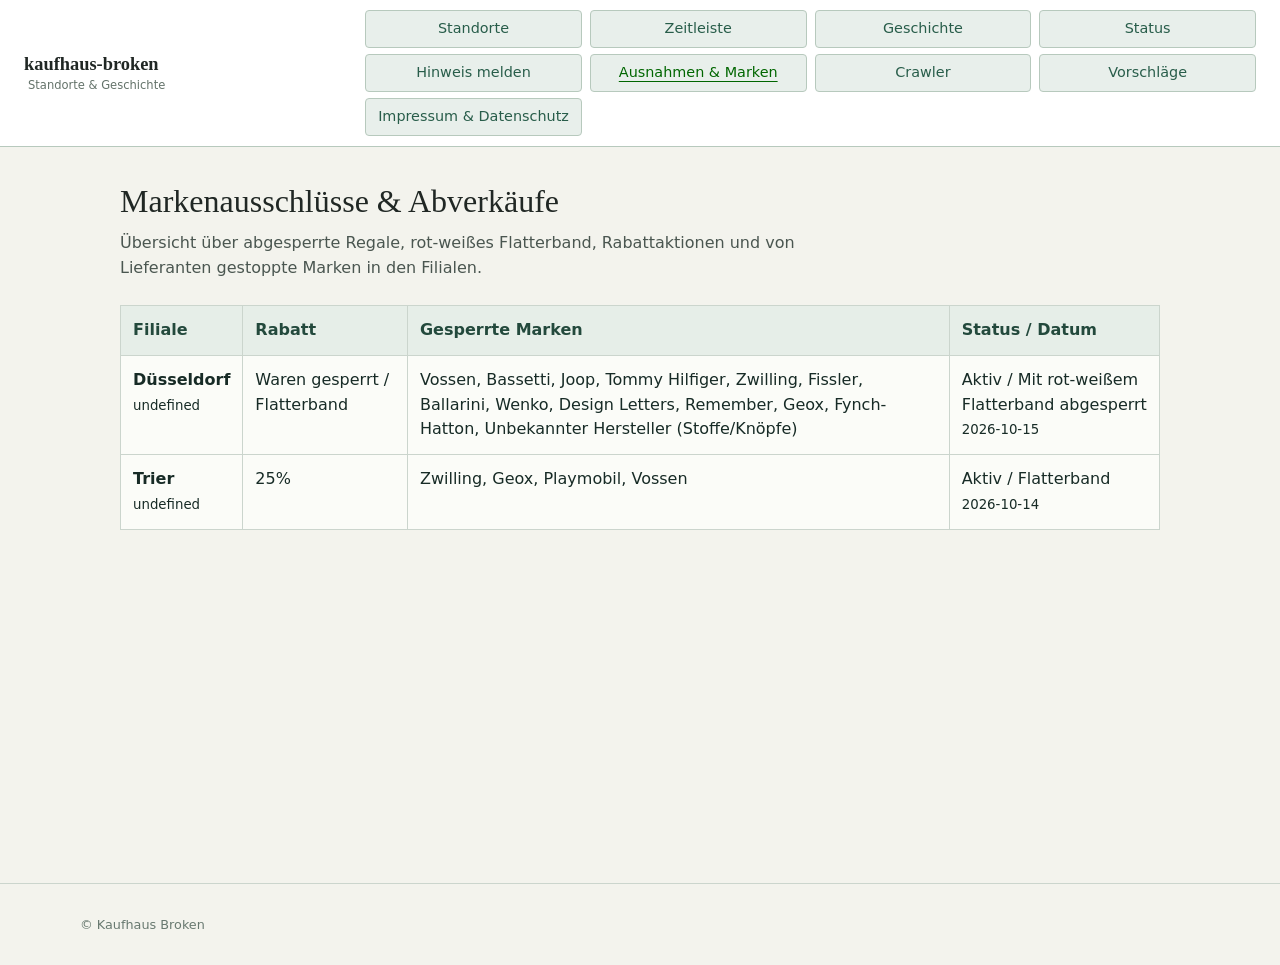
<file: public/ausnahmen .html>
<!DOCTYPE html>
<html lang="de">
<head>
    <meta charset="UTF-8">
    <meta name="viewport" content="width=device-width, initial-scale=1.0">
    <title>Markenausschluesse &amp; Rabatte - Kaufhaus Broken</title>
    <link rel="stylesheet" href="style.css">
</head>
<body class="content-page">
    <header class="site-header">
        <a class="site-brand" href="index.html">kaufhaus-broken <span>Standorte & Geschichte</span></a>
        <button class="hamburger-menu" type="button" aria-label="Menü öffnen" aria-expanded="false" aria-controls="site-nav">
            <span aria-hidden="true"></span>
            <span aria-hidden="true"></span>
            <span aria-hidden="true"></span>
        </button>
        <nav id="site-nav" class="site-nav" aria-label="Hauptnavigation">
            <div class="nav-row">
                <a href="index.html" class="btn-primary">Standorte</a>
                <a href="zeitleiste.html" class="btn-primary">Zeitleiste</a>
                <a href="geschichte.html" class="btn-primary">Geschichte</a>
                <a href="status.html" class="btn-primary">Status</a>
                <a href="hinweise.html" class="btn-primary">Hinweis melden</a>
            </div>
            <div class="nav-row">
                <a href="ausnahmen%20.html" class="btn-primary" aria-current="page">Ausnahmen &amp; Marken</a>
                <a href="crawl.html" class="btn-primary">Crawler</a>
                <a href="vorschlaege.html" class="btn-primary">Vorschläge</a>
                <a href="impressum.html" class="btn-primary">Impressum &amp; Datenschutz</a>
            </div>
        </nav>
    </header>

    <main class="container">
        <h1>Markenausschlüsse &amp; Abverkäufe</h1>
        <p>Übersicht über abgesperrte Regale, rot-weißes Flatterband, Rabattaktionen und von Lieferanten gestoppte Marken in den Filialen.</p>

        <div id="exclusions-container">
            <p>Lade Ausschluss-Daten...</p>
        </div>
    </main>

    <footer class="site-footer">
        <p>&copy; Kaufhaus Broken</p>
    </footer>

    <script>
        document.addEventListener('DOMContentLoaded', async () => {
            const container = document.getElementById('exclusions-container');
            try {
                const response = await fetch('data/exclusions.json');
                if (!response.ok) throw new Error('Konnte exclusions.json nicht laden.');
                const data = await response.json();

                if (data.length === 0) {
                    container.innerHTML = '<p>Keine aktuellen Markenausschlüsse erfasst.</p>';
                    return;
                }

                let html = '<div class="table-responsive"><table class="status-table"><thead><tr><th>Filiale</th><th>Rabatt</th><th>Gesperrte Marken</th><th>Status / Datum</th></tr></thead><tbody>';
                
                data.forEach(item => {
                    html += `
                        <tr>
                            <td><strong>${item.city}</strong><br><small>${item.location}</small></td>
                            <td><span class="badge-warning">${item.discount}</span></td>
                            <td>${item.blocked_brands.join(', ')}</td>
                            <td>${item.status}<br><small>${item.date_reported}</small></td>
                        </tr>
                    `;
                });

                html += '</tbody></table></div>';
                container.innerHTML = html;
            } catch (err) {
                container.innerHTML = `<p class="error">Fehler beim Laden der Daten: ${err.message}</p>`;
            }
        });
    </script>
    <script type="module" src="app.js"></script>
</body>
</html>
</file>
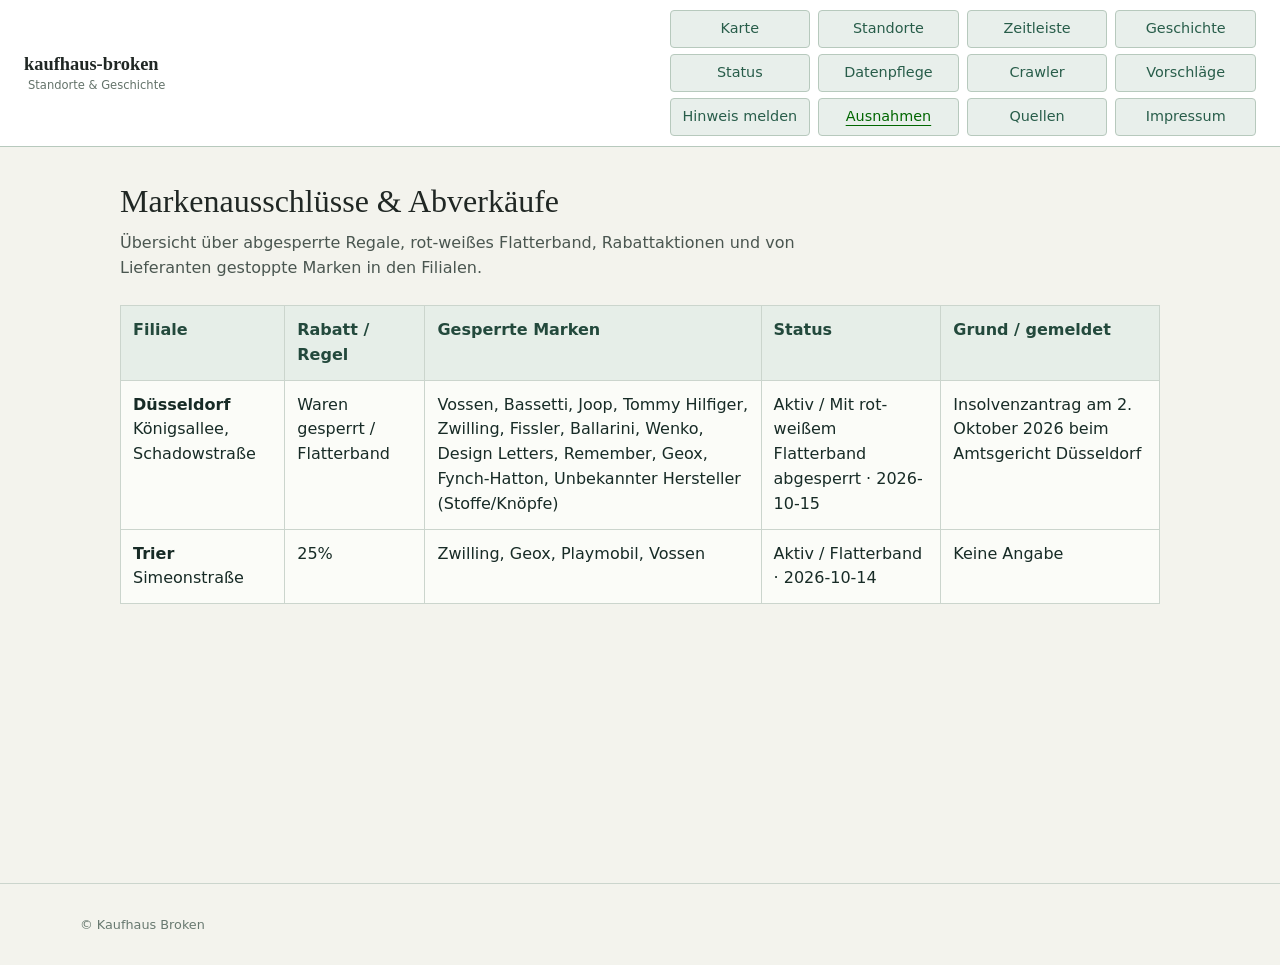
<file: public/ausnahmen.html>
<!DOCTYPE html>
<html lang="de">
<head>
    <meta charset="UTF-8">
    <meta name="viewport" content="width=device-width, initial-scale=1.0">
    <title>Markenausschlüsse &amp; Rabatte - Kaufhaus Broken</title>
    <link rel="stylesheet" href="style.css">
</head>
<body class="content-page">
    <header class="site-header">
        <a class="site-brand" href="index.html">kaufhaus-broken <span>Standorte & Geschichte</span></a>
        <button class="hamburger-menu" type="button" aria-label="Menü öffnen" aria-expanded="false" aria-controls="site-nav">
            <span aria-hidden="true"></span>
            <span aria-hidden="true"></span>
            <span aria-hidden="true"></span>
        </button>
        <nav id="site-nav" class="site-nav" aria-label="Hauptnavigation">
            <div class="nav-row">
                <a href="index.html" class="btn-primary">Standorte</a>
                <a href="zeitleiste.html" class="btn-primary">Zeitleiste</a>
                <a href="geschichte.html" class="btn-primary">Geschichte</a>
                <a href="status.html" class="btn-primary">Status</a>
                <a href="hinweise.html" class="btn-primary">Hinweis melden</a>
            </div>
            <div class="nav-row">
                <a href="ausnahmen.html" class="btn-primary" aria-current="page">Ausnahmen &amp; Marken</a>
                <a href="crawl.html" class="btn-primary">Crawler</a>
                <a href="vorschlaege.html" class="btn-primary">Vorschläge</a>
                <a href="impressum.html" class="btn-primary">Impressum &amp; Datenschutz</a>
            </div>
        </nav>
    </header>

    <main class="container" data-page="exceptions">
        <h1>Markenausschlüsse &amp; Abverkäufe</h1>
        <p>Übersicht über abgesperrte Regale, rot-weißes Flatterband, Rabattaktionen und von Lieferanten gestoppte Marken in den Filialen.</p>

        <div id="exclusions-container">
            <p>Lade Ausschluss-Daten...</p>
        </div>
    </main>

    <footer class="site-footer">
        <p>&copy; Kaufhaus Broken</p>
    </footer>

    <script src="header.js" defer></script>
    <script type="module" src="pages.js"></script>
    <script type="module" src="app.js"></script>
</body>
</html>
</file>
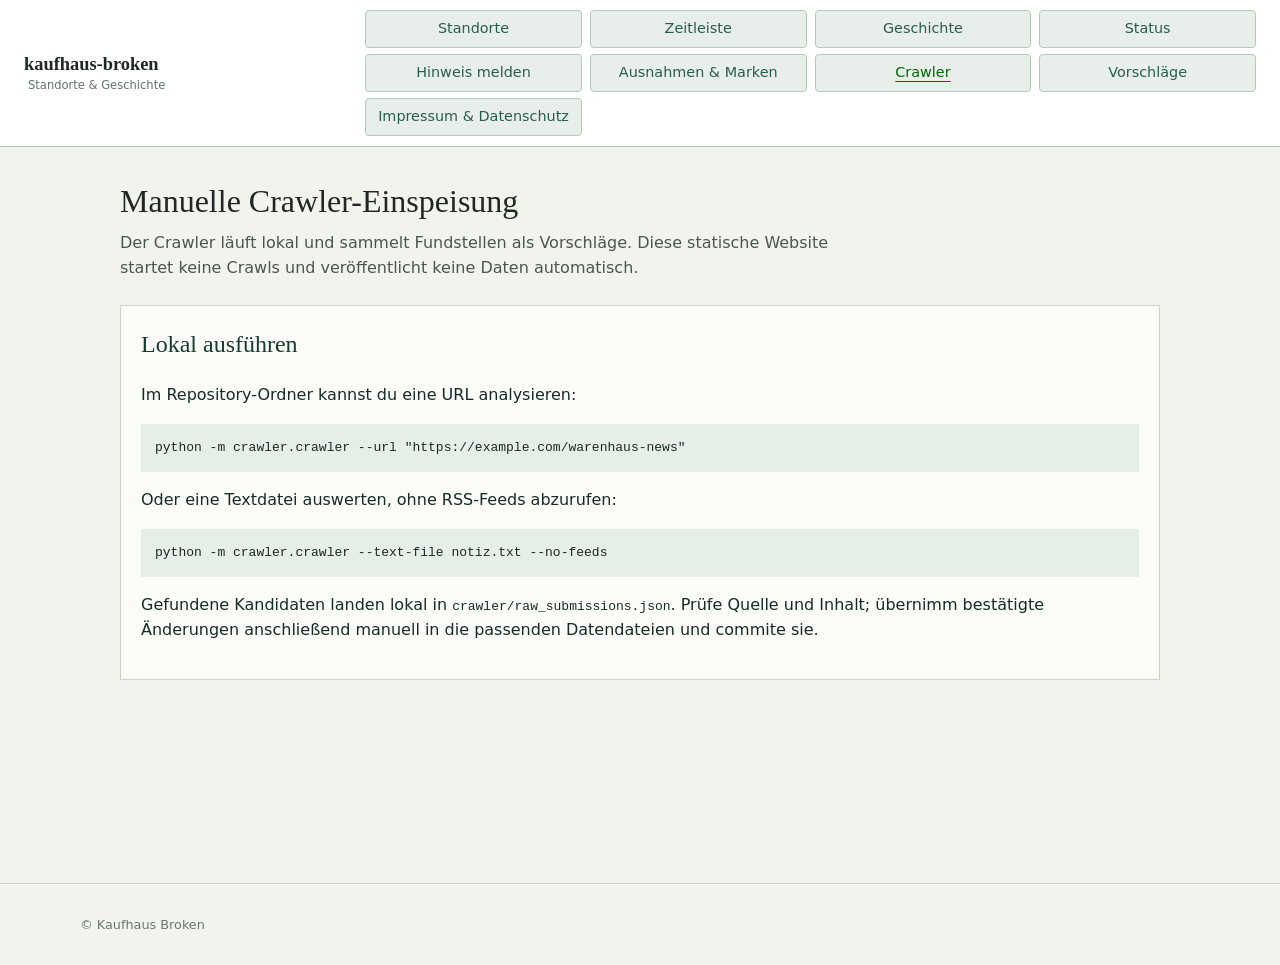
<file: public/crawl.html>
<!DOCTYPE html>
<html lang="de">
<head>
    <meta charset="UTF-8">
    <meta name="viewport" content="width=device-width, initial-scale=1.0">
    <title>Crawler Input - Kaufhaus Broken</title>
    <link rel="stylesheet" href="style.css">
</head>
<body class="content-page">
    <header class="site-header">
        <a class="site-brand" href="index.html">kaufhaus-broken <span>Standorte & Geschichte</span></a>
        <button class="hamburger-menu" type="button" aria-label="Menü öffnen" aria-expanded="false" aria-controls="site-nav">
            <span aria-hidden="true"></span>
            <span aria-hidden="true"></span>
            <span aria-hidden="true"></span>
        </button>
        <nav id="site-nav" class="site-nav" aria-label="Hauptnavigation">
            <div class="nav-row">
                <a href="index.html" class="btn-primary">Standorte</a>
                <a href="zeitleiste.html" class="btn-primary">Zeitleiste</a>
                <a href="geschichte.html" class="btn-primary">Geschichte</a>
                <a href="status.html" class="btn-primary">Status</a>
                <a href="hinweise.html" class="btn-primary">Hinweis melden</a>
            </div>
            <div class="nav-row">
                <a href="ausnahmen.html" class="btn-primary">Ausnahmen &amp; Marken</a>
                <a href="crawl.html" class="btn-primary" aria-current="page">Crawler</a>
                <a href="vorschlaege.html" class="btn-primary">Vorschläge</a>
                <a href="impressum.html" class="btn-primary">Impressum &amp; Datenschutz</a>
            </div>
        </nav>
    </header>

    <main class="container">
        <h1>Manuelle Crawler-Einspeisung</h1>
        <p>Der Crawler läuft lokal und sammelt Fundstellen als Vorschläge. Diese statische Website startet keine Crawls und veröffentlicht keine Daten automatisch.</p>
        <section class="crawler-instructions" aria-labelledby="crawler-local-heading">
            <h2 id="crawler-local-heading">Lokal ausführen</h2>
            <p>Im Repository-Ordner kannst du eine URL analysieren:</p>
            <pre><code>python -m crawler.crawler --url "https://example.com/warenhaus-news"</code></pre>
            <p>Oder eine Textdatei auswerten, ohne RSS-Feeds abzurufen:</p>
            <pre><code>python -m crawler.crawler --text-file notiz.txt --no-feeds</code></pre>
            <p>Gefundene Kandidaten landen lokal in <code>crawler/raw_submissions.json</code>. Prüfe Quelle und Inhalt; übernimm bestätigte Änderungen anschließend manuell in die passenden Datendateien und commite sie.</p>
        </section>
    </main>

    <footer class="site-footer">
        <p>&copy; Kaufhaus Broken</p>
    </footer>
    <script type="module" src="app.js"></script>
</body>
</html>
</file>
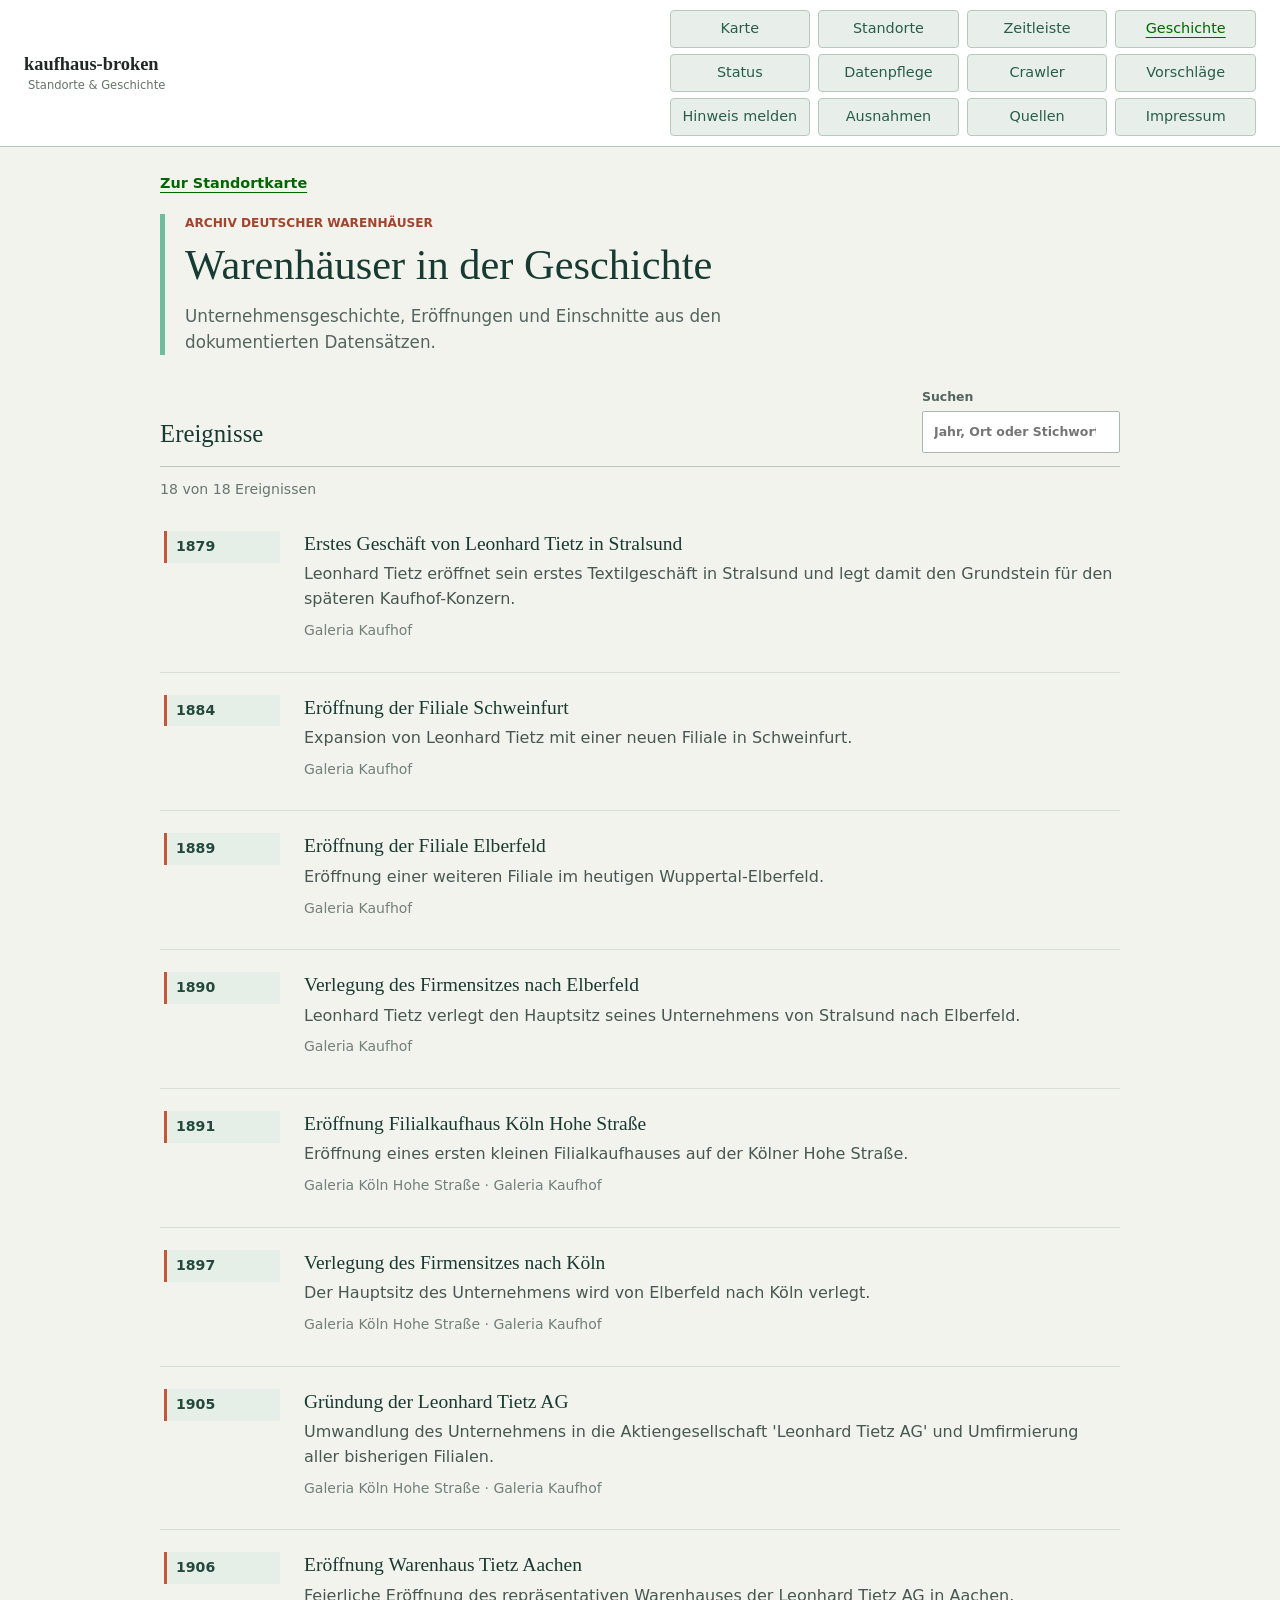
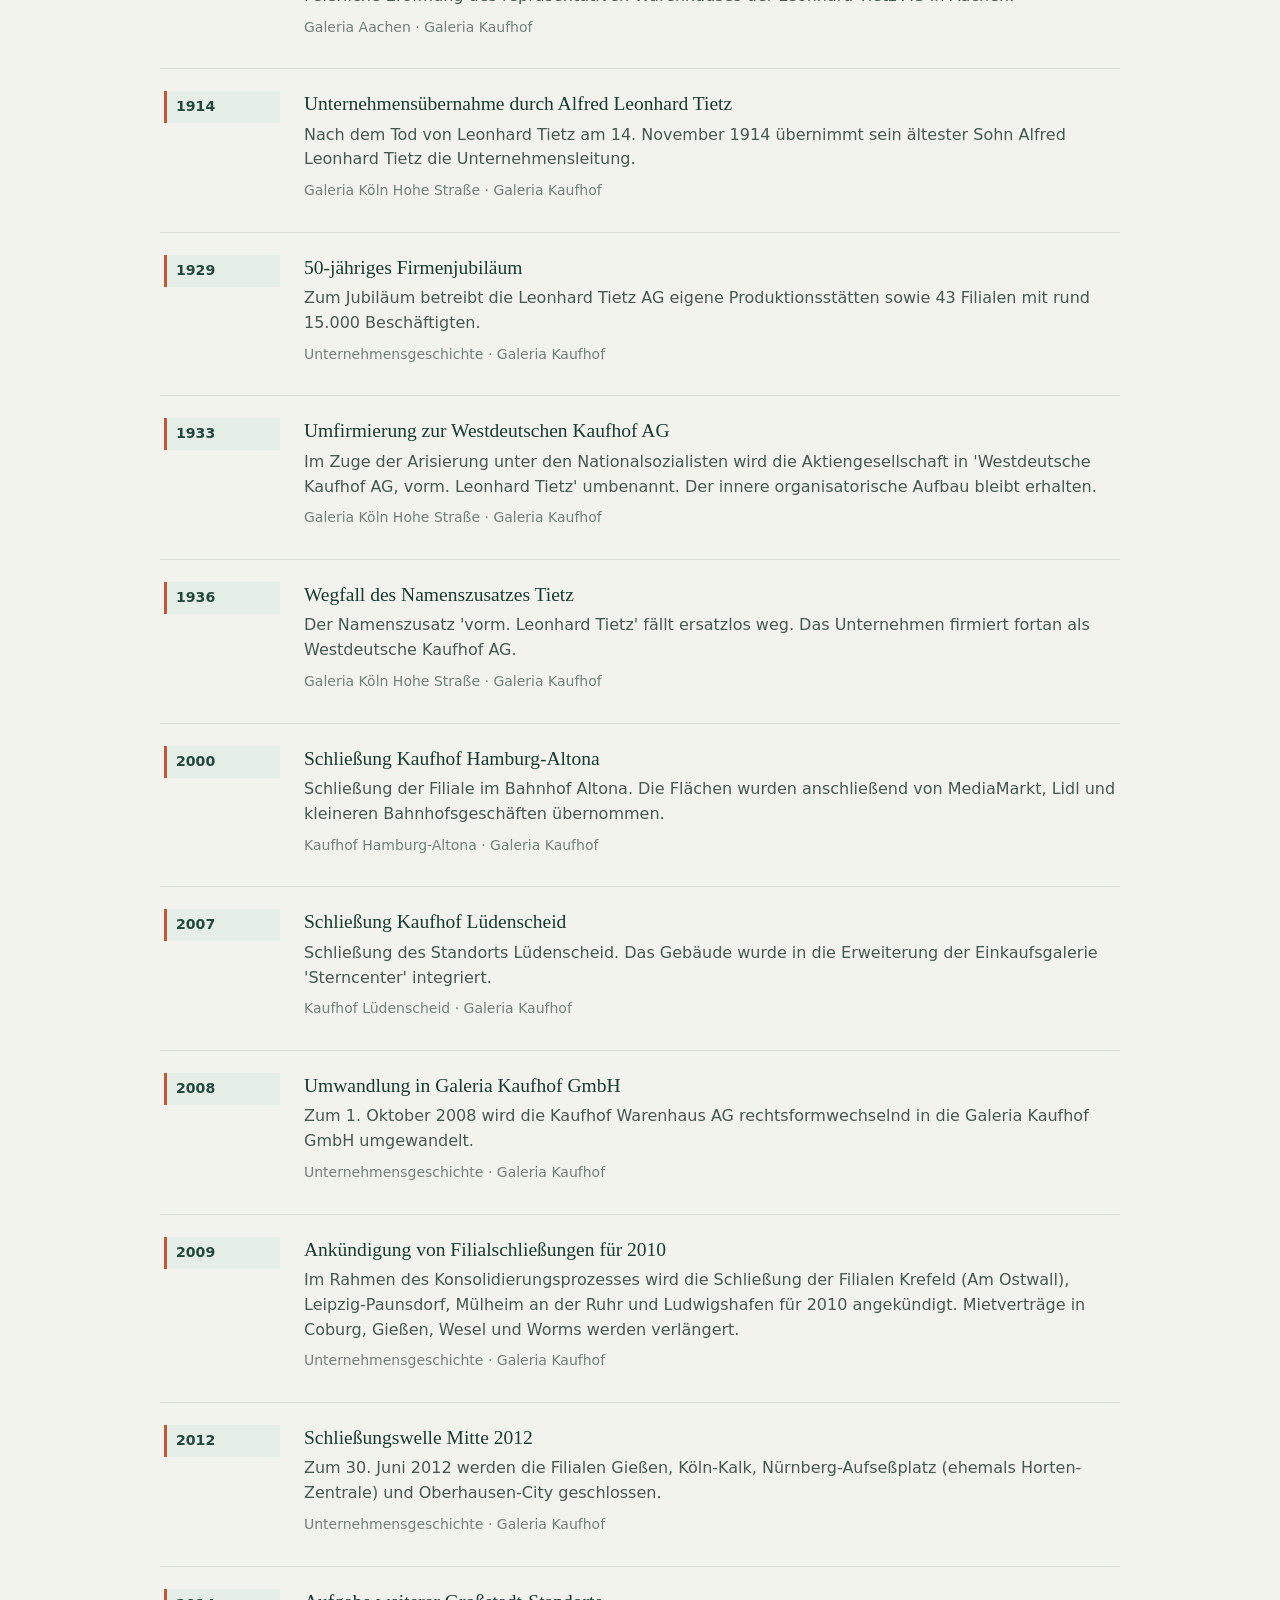
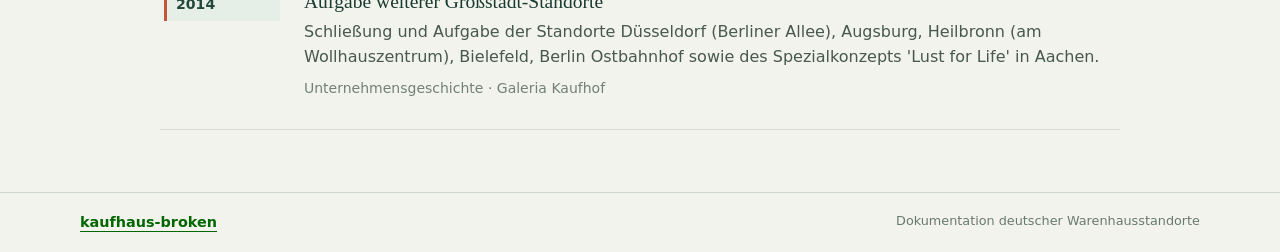
<file: public/geschichte.html>
<!DOCTYPE html>
<html lang="de">
<head>
    <meta charset="UTF-8">
    <meta name="viewport" content="width=device-width, initial-scale=1.0">
    <meta name="theme-color" content="#f3f3ed">
    <title>Warenhäuser in der Geschichte | kaufhaus-broken</title>
    <link rel="stylesheet" href="style.css">
    <script src="header.js" defer></script>
    <script type="module" src="pages.js"></script>
</head>
<body class="content-page">
    <header class="site-header">
        <a class="site-brand" href="index.html">kaufhaus-broken <span>Standorte & Geschichte</span></a>
        <button class="hamburger-menu" type="button" aria-label="Menü öffnen" aria-expanded="false" aria-controls="site-nav">
            <span aria-hidden="true"></span>
            <span aria-hidden="true"></span>
            <span aria-hidden="true"></span>
        </button>
        <nav id="site-nav" class="site-nav" aria-label="Hauptnavigation">
            <div class="nav-row">
                <a href="index.html" class="btn-primary">Standorte</a>
                <a href="zeitleiste.html" class="btn-primary">Zeitleiste</a>
                <a href="geschichte.html" class="btn-primary" aria-current="page">Geschichte</a>
                <a href="status.html" class="btn-primary">Status</a>
                <a href="hinweise.html" class="btn-primary">Hinweis melden</a>
            </div>
            <div class="nav-row">
                <a href="ausnahmen.html" class="btn-primary">Ausnahmen &amp; Marken</a>
                <a href="crawl.html" class="btn-primary">Crawler</a>
                <a href="vorschlaege.html" class="btn-primary">Vorschläge</a>
                <a href="impressum.html" class="btn-primary">Impressum &amp; Datenschutz</a>
            </div>
        </nav>
    </header>
    <main class="page-shell" data-page="history">
        <a class="back-link" href="index.html">Zur Standortkarte</a>
        <div class="page-heading">
            <p class="eyebrow">Archiv deutscher Warenhäuser</p>
            <h1>Warenhäuser in der Geschichte</h1>
            <p class="page-intro">Unternehmensgeschichte, Eröffnungen und Einschnitte aus den dokumentierten Datensätzen.</p>
        </div>
        <section class="data-section" aria-labelledby="history-heading">
            <div class="section-toolbar">
                <h2 id="history-heading">Ereignisse</h2>
                <label class="search-control">Suchen
                    <input id="history-search" type="search" placeholder="Jahr, Ort oder Stichwort" autocomplete="off">
                </label>
            </div>
            <p class="result-count" id="history-count" aria-live="polite"></p>
            <ol class="event-list" id="history-list" aria-live="polite"></ol>
            <p class="data-message" id="history-message" role="status"></p>
        </section>
    </main>
    <footer class="site-footer"><a href="index.html">kaufhaus-broken</a><span>Dokumentation deutscher Warenhausstandorte</span></footer>
    <script type="module" src="app.js"></script>
</body>
</html>
</file>
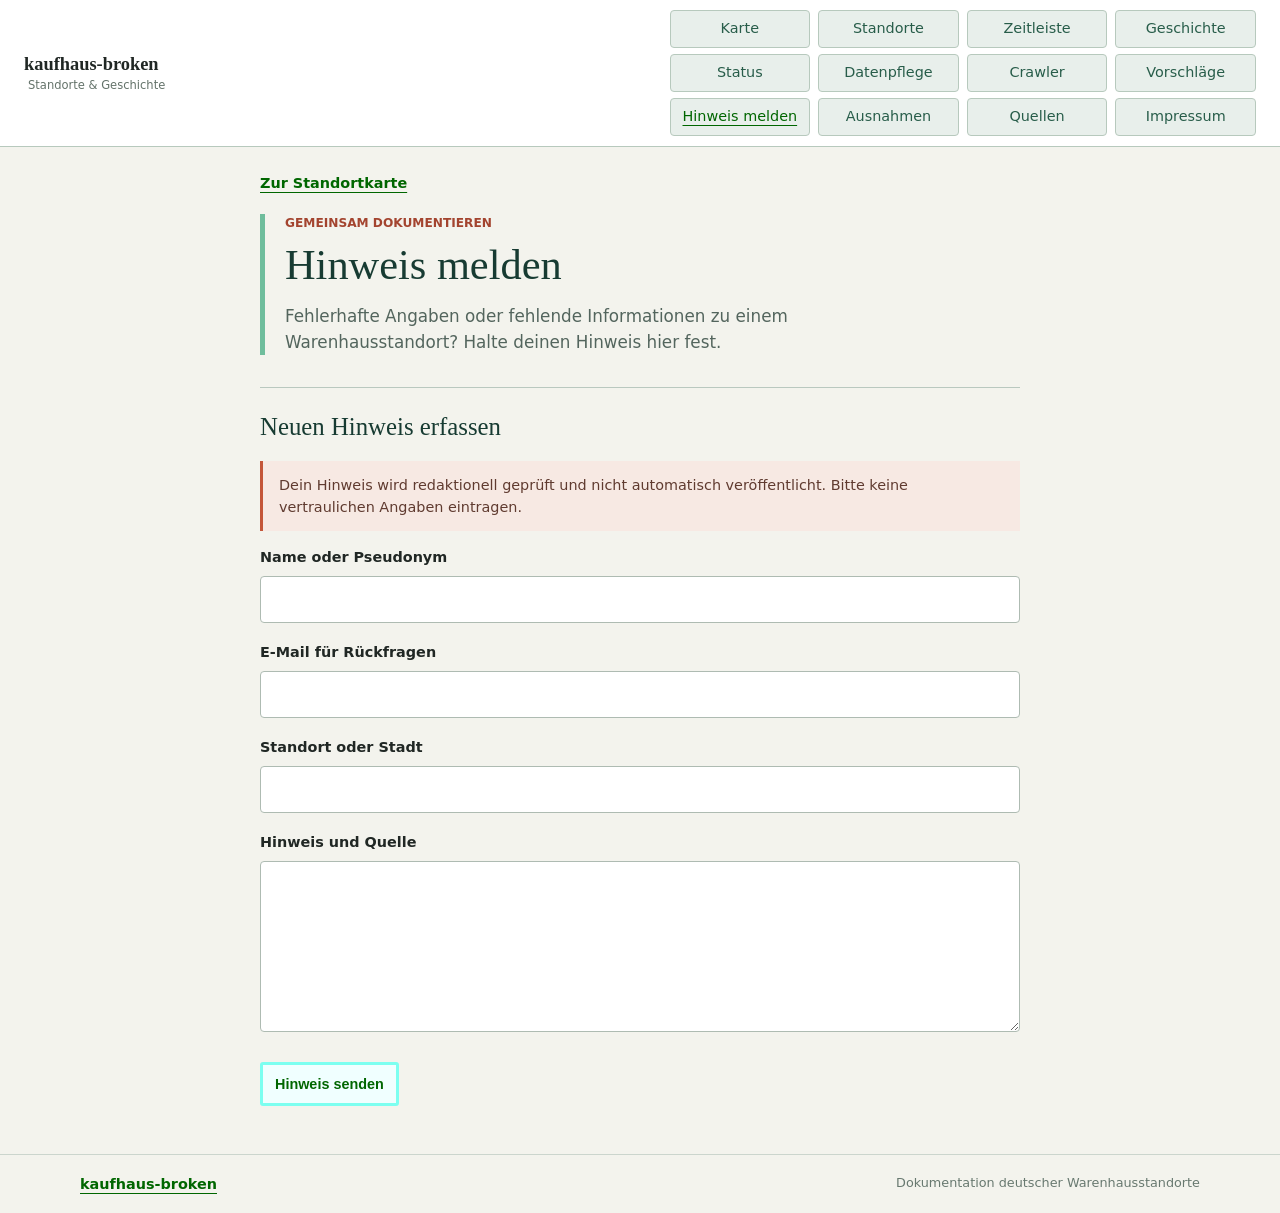
<file: public/hinweise.html>
<!DOCTYPE html>
<html lang="de">
<head>
    <meta charset="UTF-8">
    <meta name="viewport" content="width=device-width, initial-scale=1.0">
    <meta name="theme-color" content="#f3f3ed">
    <title>Hinweis melden | kaufhaus-broken</title>
    <link rel="stylesheet" href="style.css">
    <script src="header.js" defer></script>
    <script type="module" src="pages.js"></script>
</head>
<body class="content-page">
    <header class="site-header">
        <a class="site-brand" href="index.html">kaufhaus-broken <span>Standorte & Geschichte</span></a>
        <button class="hamburger-menu" type="button" aria-label="Menü öffnen" aria-expanded="false" aria-controls="site-nav">
            <span aria-hidden="true"></span>
            <span aria-hidden="true"></span>
            <span aria-hidden="true"></span>
        </button>
        <nav id="site-nav" class="site-nav" aria-label="Hauptnavigation">
            <div class="nav-row">
                <a href="index.html" class="btn-primary">Standorte</a>
                <a href="zeitleiste.html" class="btn-primary">Zeitleiste</a>
                <a href="geschichte.html" class="btn-primary">Geschichte</a>
                <a href="status.html" class="btn-primary">Status</a>
                <a href="hinweise.html" class="btn-primary" aria-current="page">Hinweis melden</a>
            </div>
            <div class="nav-row">
                <a href="ausnahmen.html" class="btn-primary">Ausnahmen &amp; Marken</a>
                <a href="crawl.html" class="btn-primary">Crawler</a>
                <a href="vorschlaege.html" class="btn-primary">Vorschläge</a>
                <a href="impressum.html" class="btn-primary">Impressum &amp; Datenschutz</a>
            </div>
        </nav>
    </header>
    <main class="page-shell narrow-shell">
        <a class="back-link" href="index.html">Zur Standortkarte</a>
        <div class="page-heading">
            <p class="eyebrow">Gemeinsam dokumentieren</p>
            <h1>Hinweis melden</h1>
            <p class="page-intro">Fehlerhafte Angaben oder fehlende Informationen zu einem Warenhausstandort? Halte deinen Hinweis hier fest.</p>
        </div>
        <section class="form-section" aria-labelledby="hint-form-title">
            <h2 id="hint-form-title">Neuen Hinweis erfassen</h2>
            <p class="local-notice">Dein Hinweis wird redaktionell geprüft und nicht automatisch veröffentlicht. Bitte keine vertraulichen Angaben eintragen.</p>
            <form id="feedback-form" class="admin-form" data-contact-form>
                <div class="honeypot" aria-hidden="true"><label>Website<input type="text" name="website" tabindex="-1" autocomplete="off"></label></div>
                <div class="form-group">
                    <label for="hint-name">Name oder Pseudonym</label>
                    <input id="hint-name" name="Name" type="text" maxlength="120" required>
                </div>
                <div class="form-group">
                    <label for="hint-email">E-Mail für Rückfragen</label>
                    <input id="hint-email" name="EMail" type="email" maxlength="254" required>
                </div>
                <div class="form-group">
                    <label for="hint-location">Standort oder Stadt</label>
                    <input id="hint-location" name="Standort" type="text" maxlength="160" required>
                </div>
                <div class="form-group">
                    <label for="hint-message">Hinweis und Quelle</label>
                    <textarea id="hint-message" name="Hinweis_und_Quelle" rows="6" maxlength="10000" required></textarea>
                </div>
                <div class="form-actions">
                    <button class="submit-button" type="submit">Hinweis senden</button>
                    <p class="form-message" role="status" aria-live="polite"></p>
                </div>
            </form>
        </section>
    </main>
    <footer class="site-footer"><a href="index.html">kaufhaus-broken</a><span>Dokumentation deutscher Warenhausstandorte</span></footer>
    <script src="contact-form.js" defer></script>
    <script type="module" src="app.js"></script>
</body>
</html>
</file>
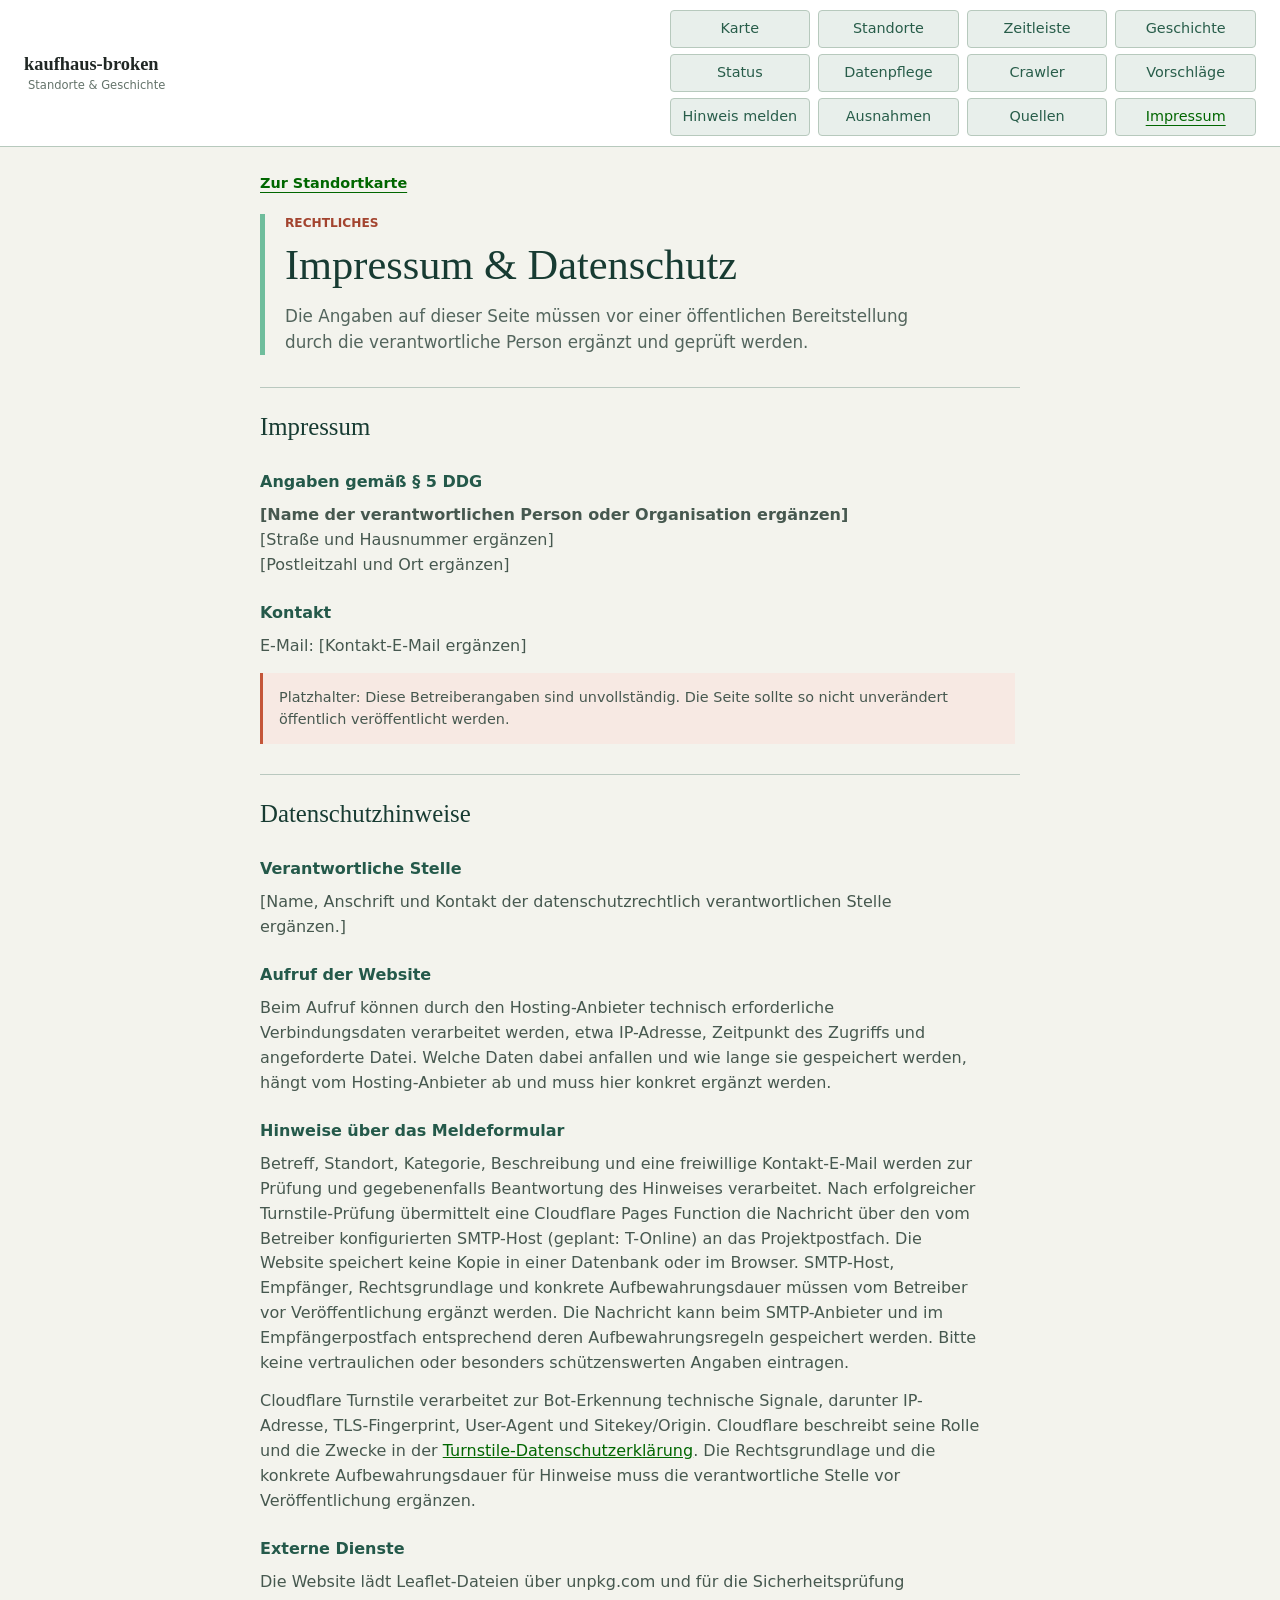
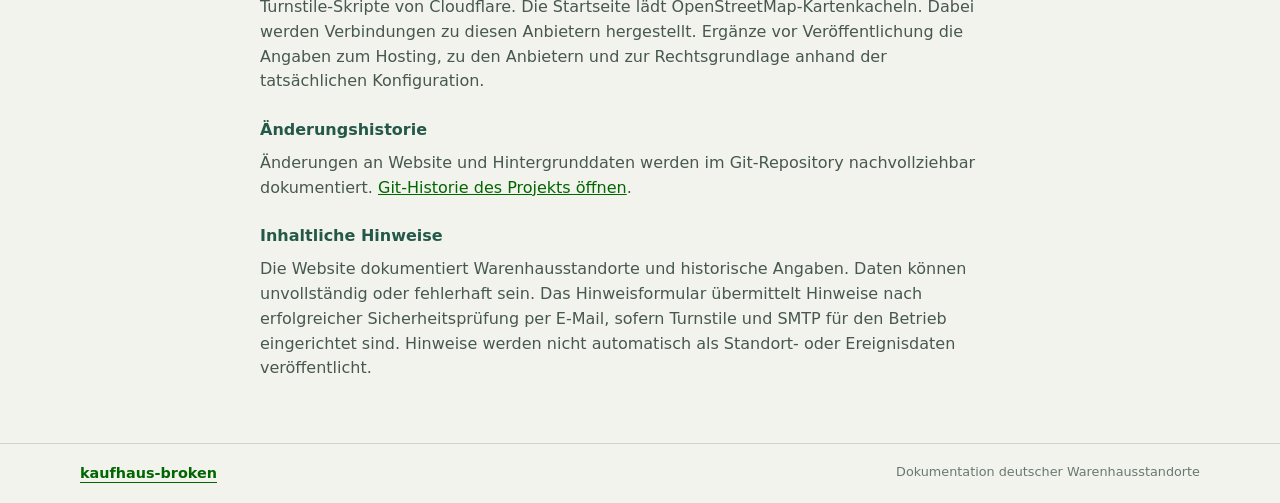
<file: public/impressum.html>
<!DOCTYPE html>
<html lang="de">
<head>
    <meta charset="UTF-8">
    <meta name="viewport" content="width=device-width, initial-scale=1.0">
    <meta name="theme-color" content="#f3f3ed">
    <title>Impressum & Datenschutz | kaufhaus-broken</title>
    <link rel="stylesheet" href="style.css">
    <script src="header.js" defer></script>
</head>
<body class="content-page">
    <header class="site-header">
        <a class="site-brand" href="index.html">kaufhaus-broken <span>Standorte & Geschichte</span></a>
        <button class="hamburger-menu" type="button" aria-label="Menü öffnen" aria-expanded="false" aria-controls="site-nav">
            <span aria-hidden="true"></span>
            <span aria-hidden="true"></span>
            <span aria-hidden="true"></span>
        </button>
        <nav id="site-nav" class="site-nav" aria-label="Hauptnavigation">
            <div class="nav-row">
                <a href="index.html" class="btn-primary">Standorte</a>
                <a href="zeitleiste.html" class="btn-primary">Zeitleiste</a>
                <a href="geschichte.html" class="btn-primary">Geschichte</a>
                <a href="status.html" class="btn-primary">Status</a>
                <a href="hinweise.html" class="btn-primary">Hinweis melden</a>
            </div>
            <div class="nav-row">
                <a href="ausnahmen.html" class="btn-primary">Ausnahmen &amp; Marken</a>
                <a href="crawl.html" class="btn-primary">Crawler</a>
                <a href="vorschlaege.html" class="btn-primary">Vorschläge</a>
                <a href="impressum.html" class="btn-primary" aria-current="page">Impressum &amp; Datenschutz</a>
            </div>
        </nav>
    </header>
    <main class="page-shell narrow-shell">
        <a class="back-link" href="index.html">Zur Standortkarte</a>
        <div class="page-heading">
            <p class="eyebrow">Rechtliches</p>
            <h1>Impressum & Datenschutz</h1>
            <p class="page-intro">Die Angaben auf dieser Seite müssen vor einer öffentlichen Bereitstellung durch die verantwortliche Person ergänzt und geprüft werden.</p>
        </div>
        <section class="legal-section" aria-labelledby="impressum-heading">
            <h2 id="impressum-heading">Impressum</h2>
            <h3>Angaben gemäß § 5 DDG</h3>
            <address>
                <strong>[Name der verantwortlichen Person oder Organisation ergänzen]</strong><br>
                [Straße und Hausnummer ergänzen]<br>
                [Postleitzahl und Ort ergänzen]
            </address>
            <h3>Kontakt</h3>
            <p>E-Mail: [Kontakt-E-Mail ergänzen]</p>
            <p class="legal-warning">Platzhalter: Diese Betreiberangaben sind unvollständig. Die Seite sollte so nicht unverändert öffentlich veröffentlicht werden.</p>
        </section>
        <section class="legal-section" aria-labelledby="privacy-heading">
            <h2 id="privacy-heading">Datenschutzhinweise</h2>
            <h3>Verantwortliche Stelle</h3>
            <p>[Name, Anschrift und Kontakt der datenschutzrechtlich verantwortlichen Stelle ergänzen.]</p>
            <h3>Aufruf der Website</h3>
            <p>Beim Aufruf können durch den Hosting-Anbieter technisch erforderliche Verbindungsdaten verarbeitet werden, etwa IP-Adresse, Zeitpunkt des Zugriffs und angeforderte Datei. Welche Daten dabei anfallen und wie lange sie gespeichert werden, hängt vom Hosting-Anbieter ab und muss hier konkret ergänzt werden.</p>
            <h3>Hinweise über das Meldeformular</h3>
            <p>Betreff, Standort, Kategorie, Beschreibung und eine freiwillige Kontakt-E-Mail werden zur Prüfung und gegebenenfalls Beantwortung des Hinweises verarbeitet. Nach erfolgreicher Turnstile-Prüfung übermittelt eine Cloudflare Pages Function die Nachricht über den vom Betreiber konfigurierten SMTP-Host (geplant: T-Online) an das Projektpostfach. Die Website speichert keine Kopie in einer Datenbank oder im Browser. SMTP-Host, Empfänger, Rechtsgrundlage und konkrete Aufbewahrungsdauer müssen vom Betreiber vor Veröffentlichung ergänzt werden. Die Nachricht kann beim SMTP-Anbieter und im Empfängerpostfach entsprechend deren Aufbewahrungsregeln gespeichert werden. Bitte keine vertraulichen oder besonders schützenswerten Angaben eintragen.</p>
            <p>Cloudflare Turnstile verarbeitet zur Bot-Erkennung technische Signale, darunter IP-Adresse, TLS-Fingerprint, User-Agent und Sitekey/Origin. Cloudflare beschreibt seine Rolle und die Zwecke in der <a href="https://www.cloudflare.com/turnstile-privacy-policy/" target="_blank" rel="noopener noreferrer">Turnstile-Datenschutzerklärung</a>. Die Rechtsgrundlage und die konkrete Aufbewahrungsdauer für Hinweise muss die verantwortliche Stelle vor Veröffentlichung ergänzen.</p>
            <h3>Externe Dienste</h3>
            <p>Die Website lädt Leaflet-Dateien über unpkg.com und für die Sicherheitsprüfung Turnstile-Skripte von Cloudflare. Die Startseite lädt OpenStreetMap-Kartenkacheln. Dabei werden Verbindungen zu diesen Anbietern hergestellt. Ergänze vor Veröffentlichung die Angaben zum Hosting, zu den Anbietern und zur Rechtsgrundlage anhand der tatsächlichen Konfiguration.</p>
            <h3>Änderungshistorie</h3>
            <p>Änderungen an Website und Hintergrunddaten werden im Git-Repository nachvollziehbar dokumentiert. <a href="https://github.com/9Fuchs/kaufhaus-broken/commits/main/" target="_blank" rel="noopener noreferrer">Git-Historie des Projekts öffnen</a>.</p>
            <h3>Inhaltliche Hinweise</h3>
            <p>Die Website dokumentiert Warenhausstandorte und historische Angaben. Daten können unvollständig oder fehlerhaft sein. Das Hinweisformular übermittelt Hinweise nach erfolgreicher Sicherheitsprüfung per E-Mail, sofern Turnstile und SMTP für den Betrieb eingerichtet sind. Hinweise werden nicht automatisch als Standort- oder Ereignisdaten veröffentlicht.</p>
        </section>
    </main>
    <footer class="site-footer"><a href="index.html">kaufhaus-broken</a><span>Dokumentation deutscher Warenhausstandorte</span></footer>
    <script type="module" src="app.js"></script>
</body>
</html>
</file>
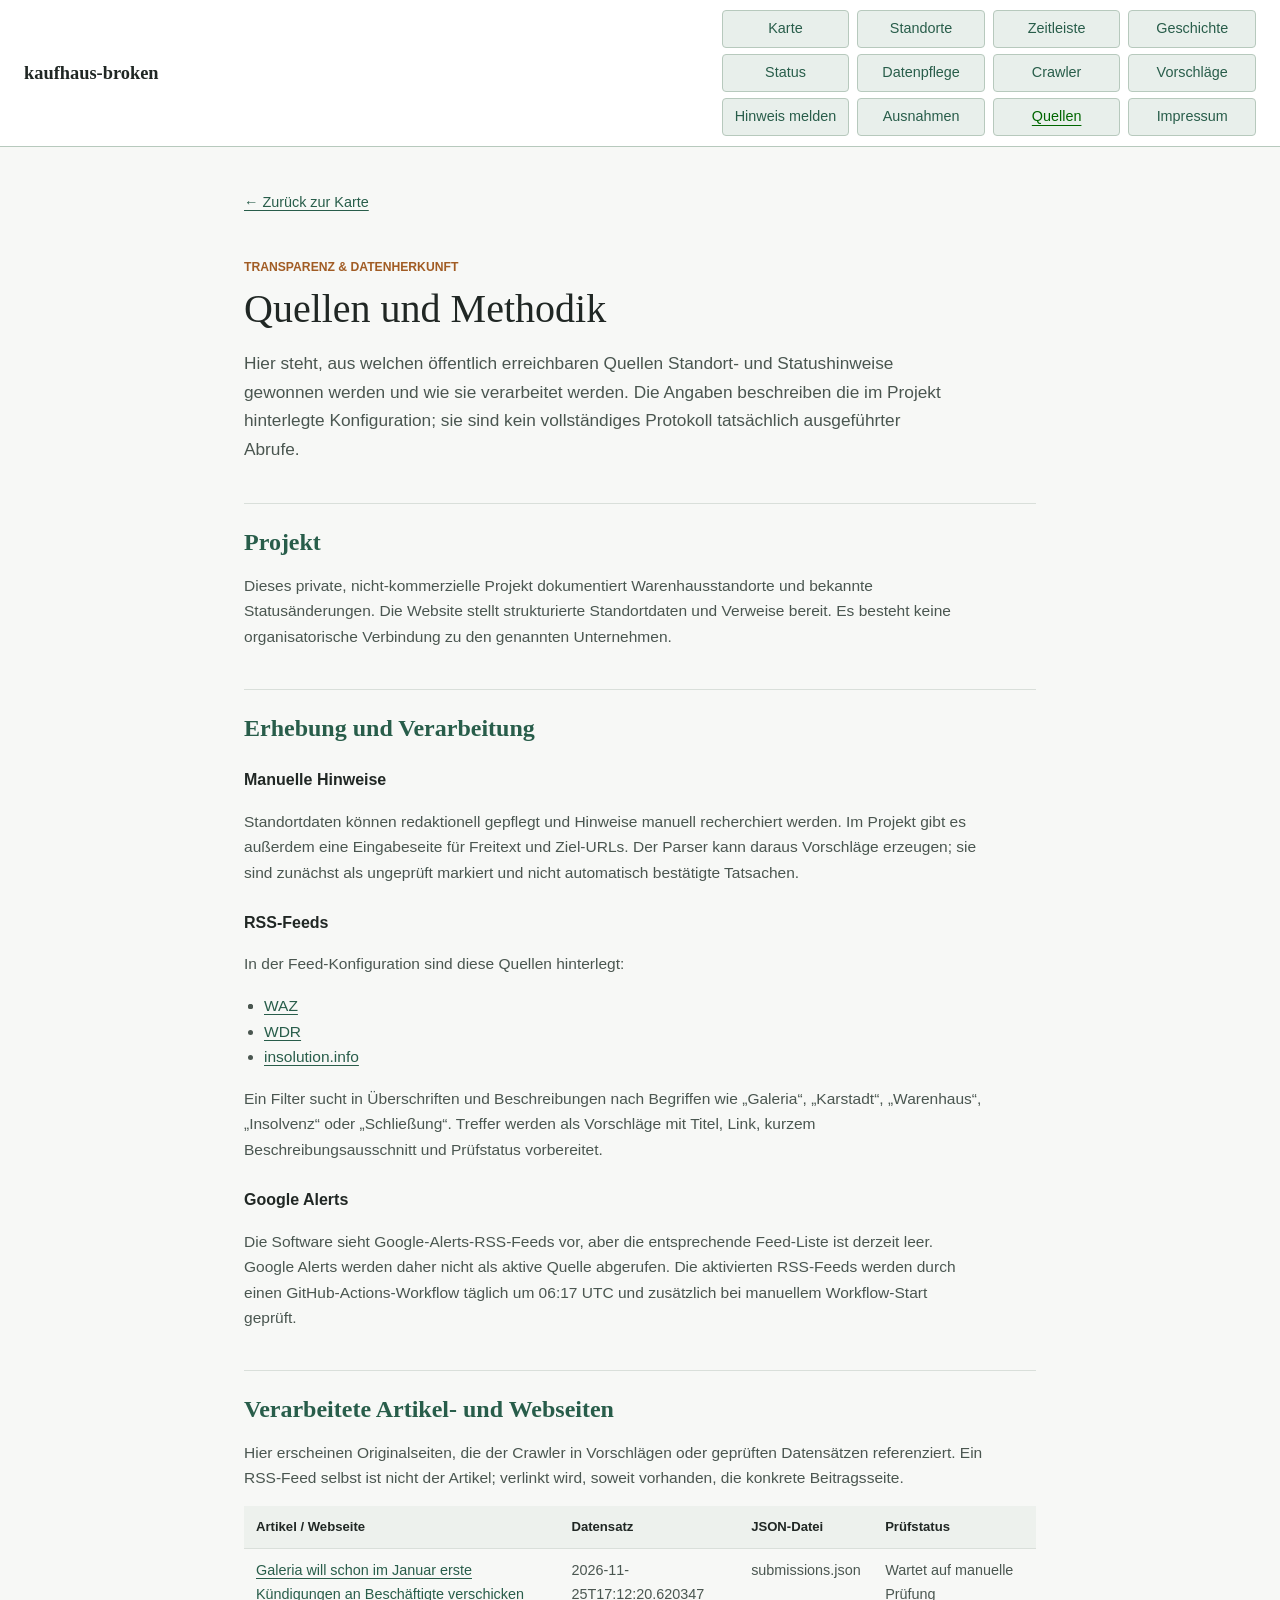
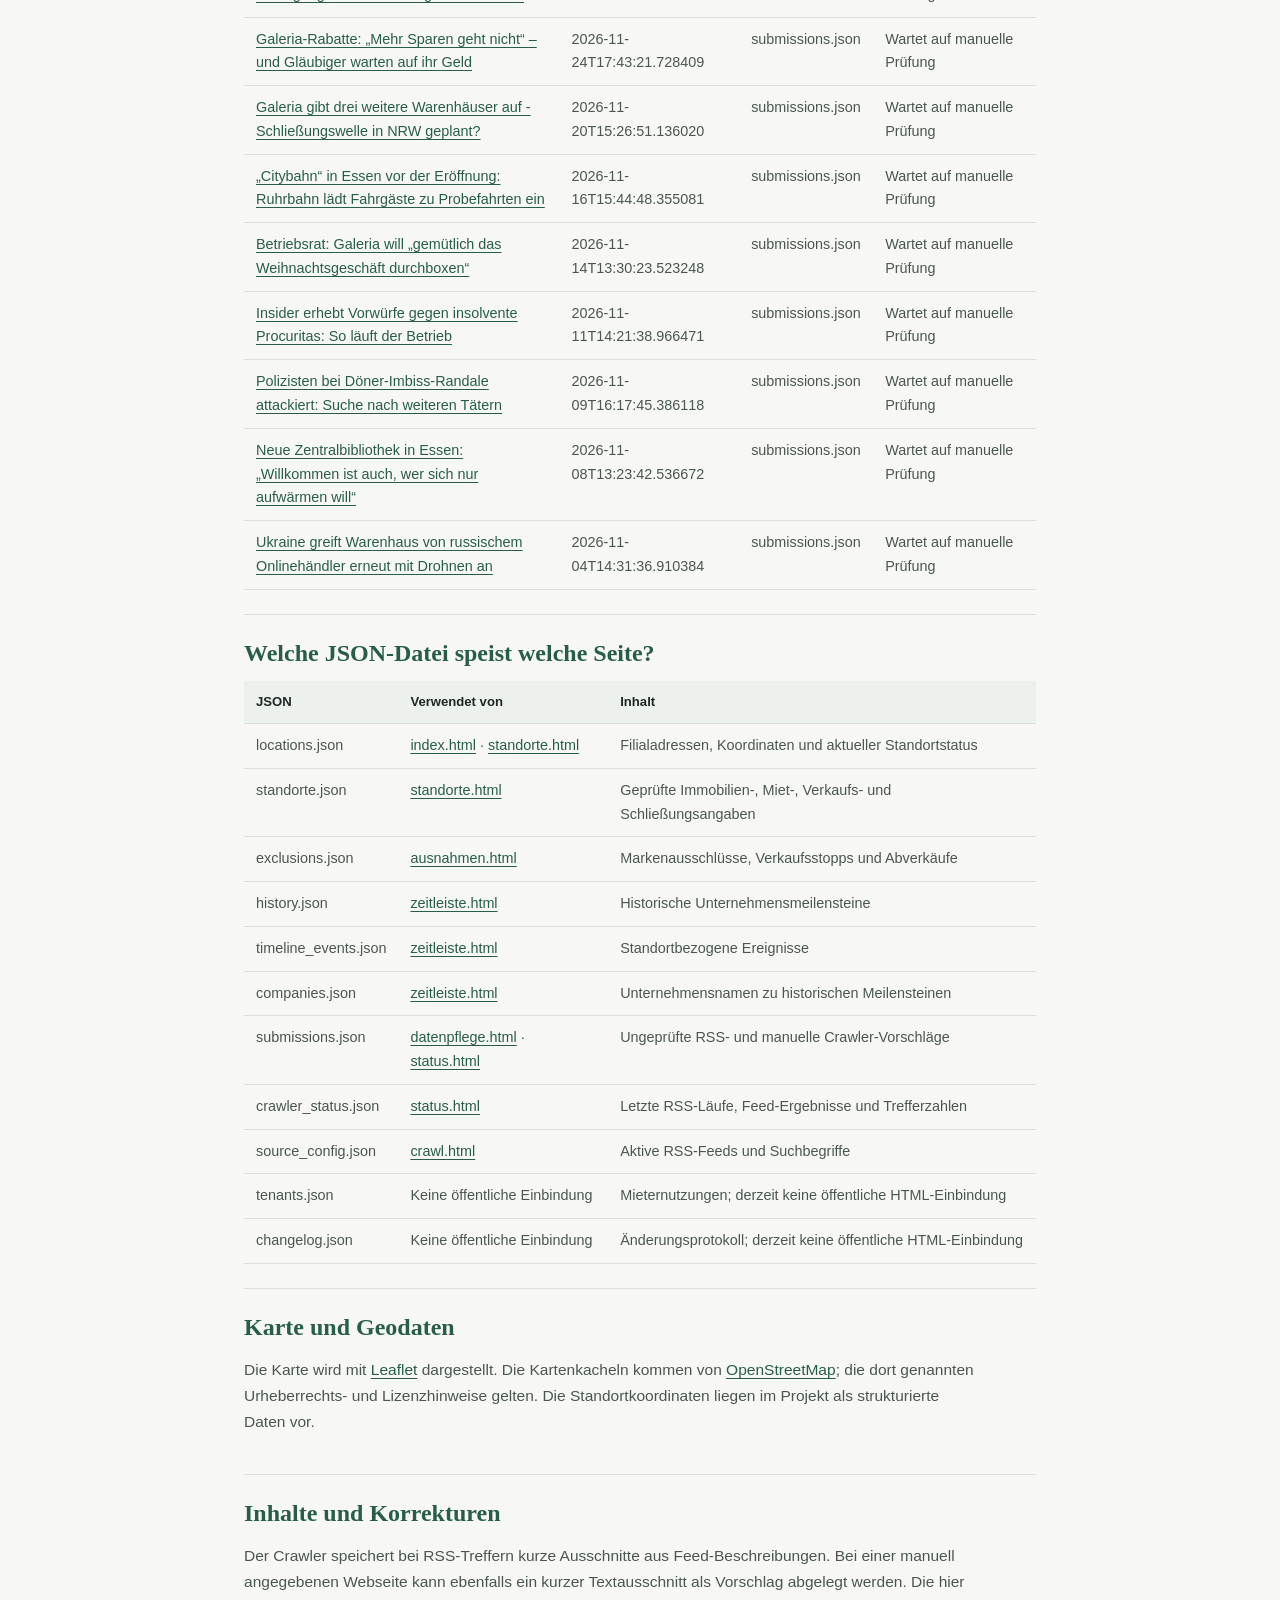
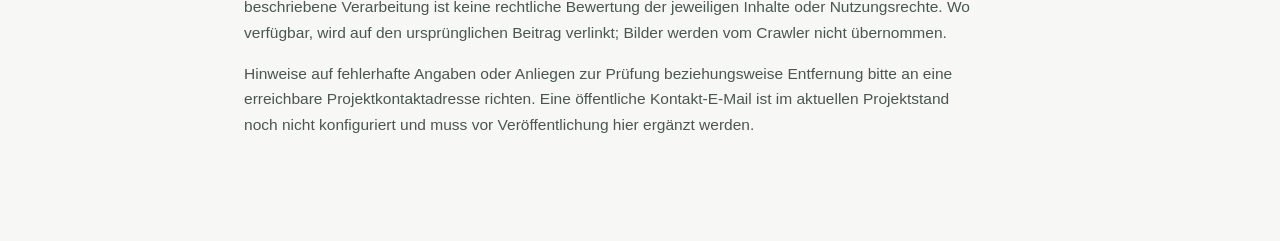
<file: public/quellen.html>
<!DOCTYPE html>
<html lang="de">
<head>
    <meta charset="UTF-8">
    <meta name="viewport" content="width=device-width, initial-scale=1.0">
    <meta name="description" content="Quellen, Erhebungsmethoden und Datenverarbeitung von kaufhaus-broken.">
    <title>Quellen &amp; Methodik – kaufhaus-broken</title>
    <link rel="stylesheet" href="style.css">
</head>
<body class="sources-page">
    <header class="site-header" data-site-header>
        <a class="site-brand" href="index.html">kaufhaus-broken</a>
        <button class="site-menu-toggle" type="button" aria-label="Menü öffnen" aria-expanded="false" aria-controls="site-navigation">
            <span class="site-menu-icon" aria-hidden="true"></span>
        </button>
        <nav class="site-nav" id="site-navigation" aria-label="Hauptnavigation">
            <a href="index.html">Karte</a>
            <a href="status.html">Status</a>
            <a href="datenpflege.html">Datenpflege</a>
            <a href="vorschlaege.html">Kontakt</a>
            <a href="crawl.html">Crawler</a>
            <a href="ausnahmen.html">Ausnahmen</a>
            <a href="standorte.html">Standorte</a>
            <a href="zeitleiste.html">Zeitleiste</a>
            <a href="quellen.html" aria-current="page">Quellen</a>
            <a href="impressum.html">Impressum</a>
        </nav>
    </header>

    <main class="sources-main">
        <a class="sources-back" href="index.html">&larr; Zurück zur Karte</a>
        <p class="sources-kicker">Transparenz &amp; Datenherkunft</p>
        <h1>Quellen und Methodik</h1>
        <p class="sources-intro">Hier steht, aus welchen öffentlich erreichbaren Quellen Standort- und Statushinweise gewonnen werden und wie sie verarbeitet werden. Die Angaben beschreiben die im Projekt hinterlegte Konfiguration; sie sind kein vollständiges Protokoll tatsächlich ausgeführter Abrufe.</p>

        <section class="sources-section" aria-labelledby="project-heading">
            <h2 id="project-heading">Projekt</h2>
            <p>Dieses private, nicht-kommerzielle Projekt dokumentiert Warenhausstandorte und bekannte Statusänderungen. Die Website stellt strukturierte Standortdaten und Verweise bereit. Es besteht keine organisatorische Verbindung zu den genannten Unternehmen.</p>
        </section>

        <section class="sources-section" aria-labelledby="collection-heading">
            <h2 id="collection-heading">Erhebung und Verarbeitung</h2>
            <h3>Manuelle Hinweise</h3>
            <p>Standortdaten können redaktionell gepflegt und Hinweise manuell recherchiert werden. Im Projekt gibt es außerdem eine Eingabeseite für Freitext und Ziel-URLs. Der Parser kann daraus Vorschläge erzeugen; sie sind zunächst als ungeprüft markiert und nicht automatisch bestätigte Tatsachen.</p>

            <h3>RSS-Feeds</h3>
            <p>In der Feed-Konfiguration sind diese Quellen hinterlegt:</p>
            <ul class="source-list">
                <li id="configured-feeds">Lade aktive Feed-Konfiguration …</li>
            </ul>
            <p>Ein Filter sucht in Überschriften und Beschreibungen nach Begriffen wie „Galeria“, „Karstadt“, „Warenhaus“, „Insolvenz“ oder „Schließung“. Treffer werden als Vorschläge mit Titel, Link, kurzem Beschreibungsausschnitt und Prüfstatus vorbereitet.</p>

            <h3>Google Alerts</h3>
            <p>Die Software sieht Google-Alerts-RSS-Feeds vor, aber die entsprechende Feed-Liste ist derzeit leer. Google Alerts werden daher nicht als aktive Quelle abgerufen. Die aktivierten RSS-Feeds werden durch einen GitHub-Actions-Workflow täglich um 06:17 UTC und zusätzlich bei manuellem Workflow-Start geprüft.</p>
        </section>

        <section class="sources-section" aria-labelledby="processed-sources-heading">
            <h2 id="processed-sources-heading">Verarbeitete Artikel- und Webseiten</h2>
            <p>Hier erscheinen Originalseiten, die der Crawler in Vorschlägen oder geprüften Datensätzen referenziert. Ein RSS-Feed selbst ist nicht der Artikel; verlinkt wird, soweit vorhanden, die konkrete Beitragsseite.</p>
            <div class="table-responsive">
                <table class="data-table">
                    <thead><tr><th>Artikel / Webseite</th><th>Datensatz</th><th>JSON-Datei</th><th>Prüfstatus</th></tr></thead>
                    <tbody id="processed-sources"><tr><td colspan="4">Lade Quellenverweise …</td></tr></tbody>
                </table>
            </div>
        </section>

        <section class="sources-section" aria-labelledby="data-map-heading">
            <h2 id="data-map-heading">Welche JSON-Datei speist welche Seite?</h2>
            <div class="table-responsive">
                <table class="data-table">
                    <thead><tr><th>JSON</th><th>Verwendet von</th><th>Inhalt</th></tr></thead>
                    <tbody id="data-page-map"></tbody>
                </table>
            </div>
        </section>

        <section class="sources-section" aria-labelledby="map-heading">
            <h2 id="map-heading">Karte und Geodaten</h2>
            <p>Die Karte wird mit <a href="https://leafletjs.com/" target="_blank" rel="noopener noreferrer">Leaflet</a> dargestellt. Die Kartenkacheln kommen von <a href="https://www.openstreetmap.org/copyright" target="_blank" rel="noopener noreferrer">OpenStreetMap</a>; die dort genannten Urheberrechts- und Lizenzhinweise gelten. Die Standortkoordinaten liegen im Projekt als strukturierte Daten vor.</p>
        </section>

        <section class="sources-section" aria-labelledby="rights-heading">
            <h2 id="rights-heading">Inhalte und Korrekturen</h2>
            <p>Der Crawler speichert bei RSS-Treffern kurze Ausschnitte aus Feed-Beschreibungen. Bei einer manuell angegebenen Webseite kann ebenfalls ein kurzer Textausschnitt als Vorschlag abgelegt werden. Die hier beschriebene Verarbeitung ist keine rechtliche Bewertung der jeweiligen Inhalte oder Nutzungsrechte. Wo verfügbar, wird auf den ursprünglichen Beitrag verlinkt; Bilder werden vom Crawler nicht übernommen.</p>
            <p>Hinweise auf fehlerhafte Angaben oder Anliegen zur Prüfung beziehungsweise Entfernung bitte an eine erreichbare Projektkontaktadresse richten. Eine öffentliche Kontakt-E-Mail ist im aktuellen Projektstand noch nicht konfiguriert und muss vor Veröffentlichung hier ergänzt werden.</p>
        </section>
    </main>

    <script src="header.js" defer></script>
    <script src="quellen.js" defer></script>
</body>
</html>
</file>
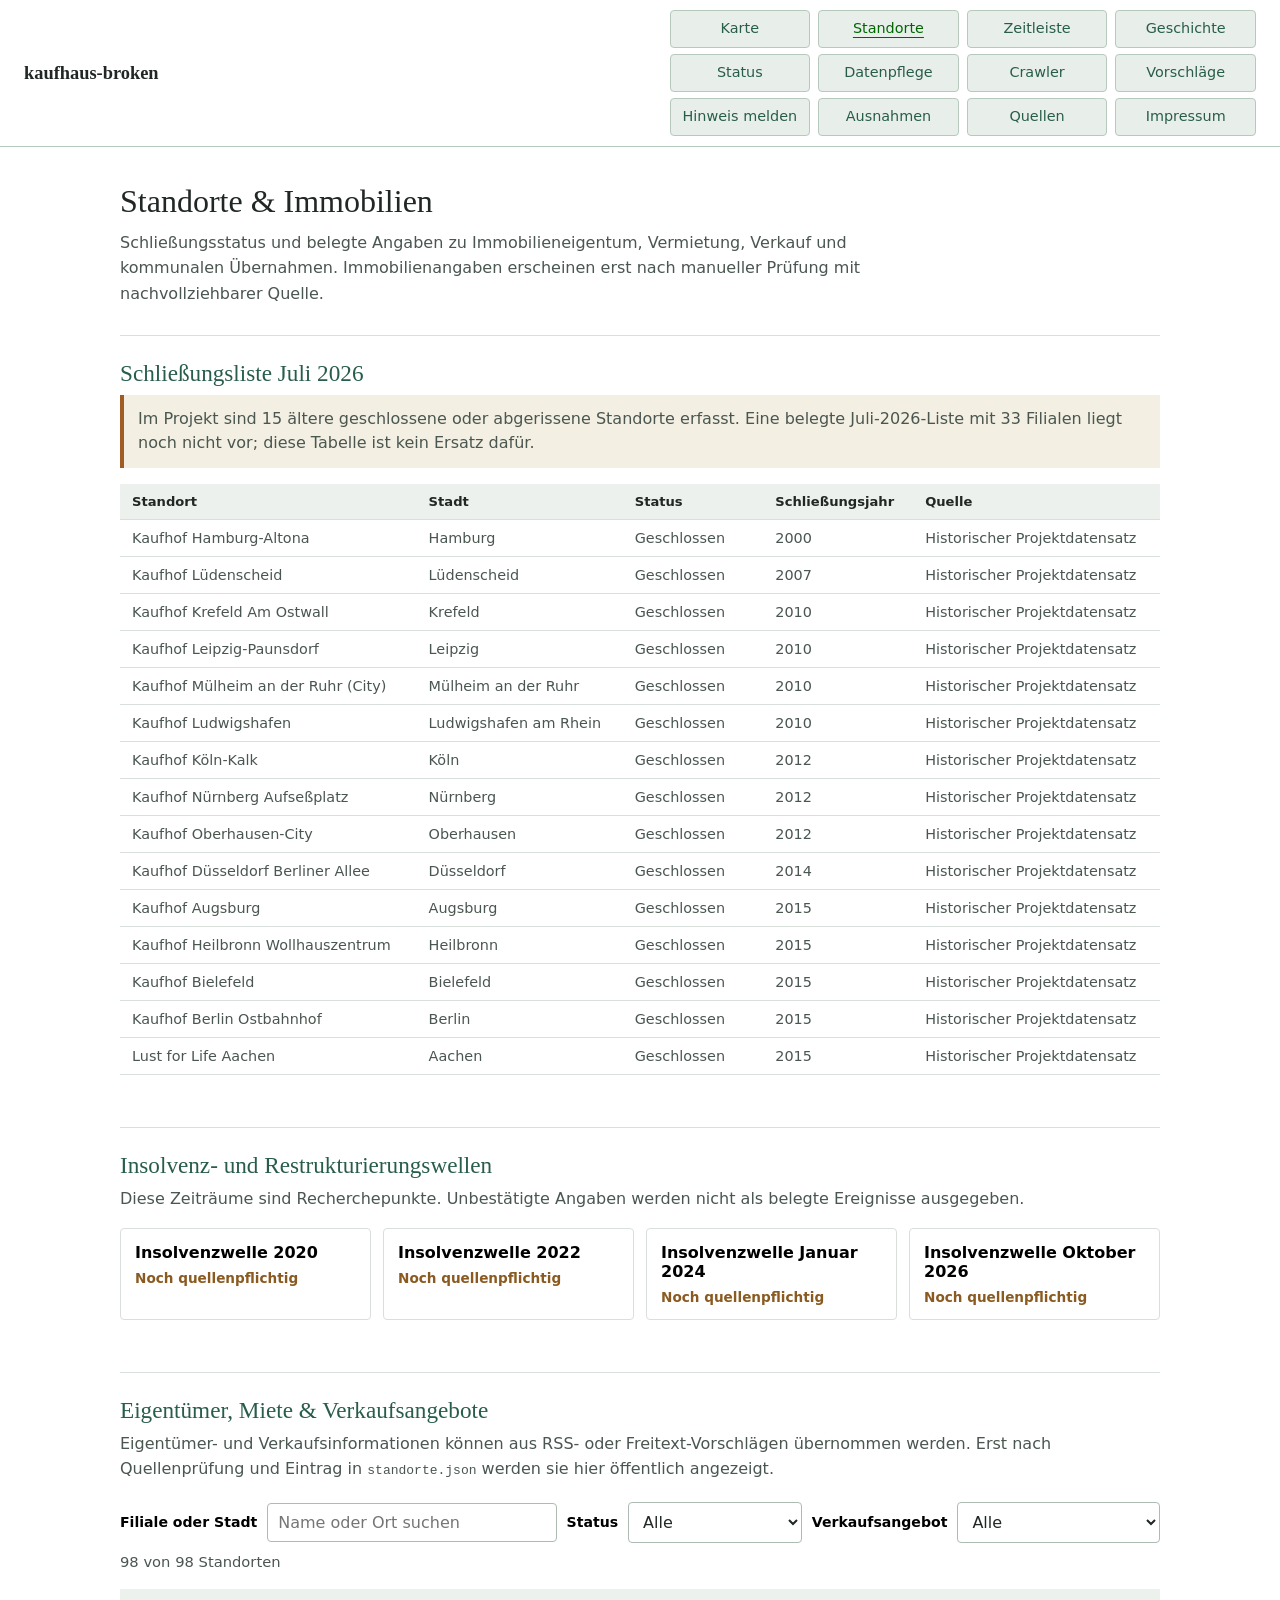
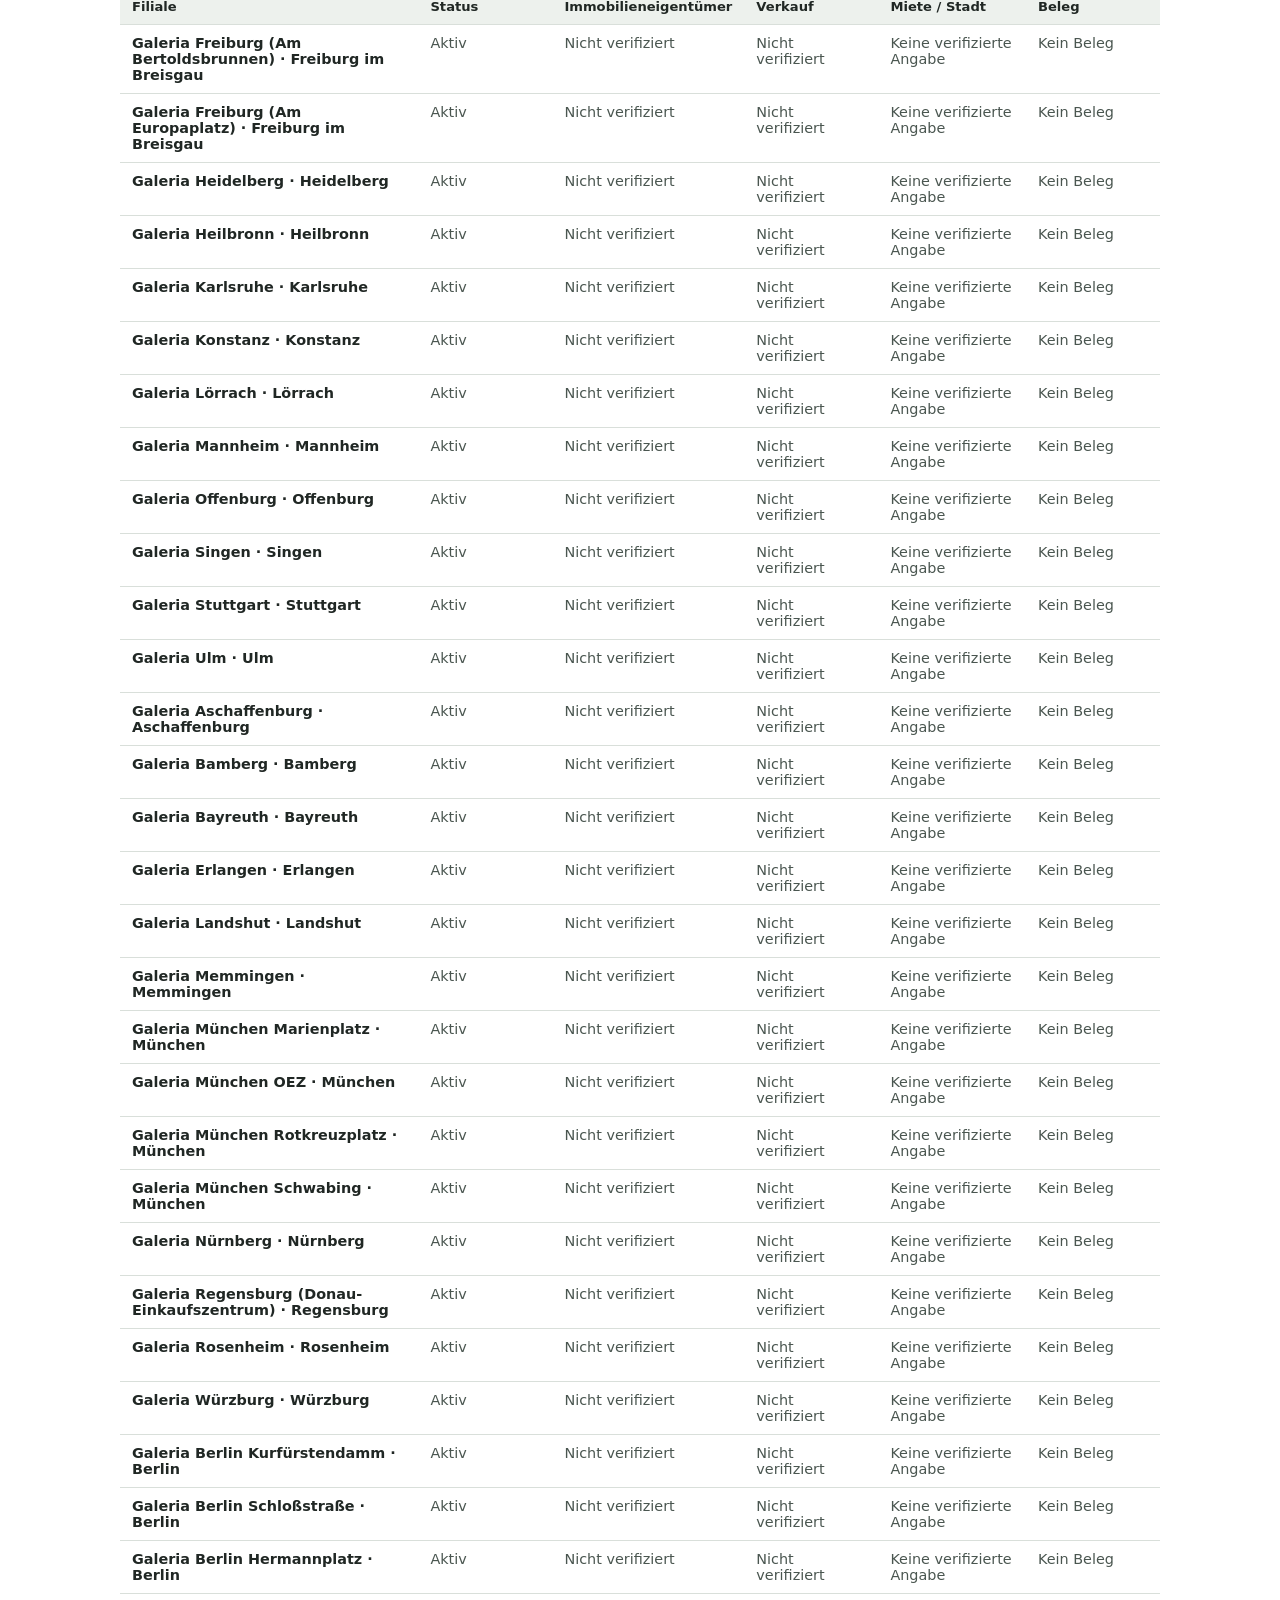
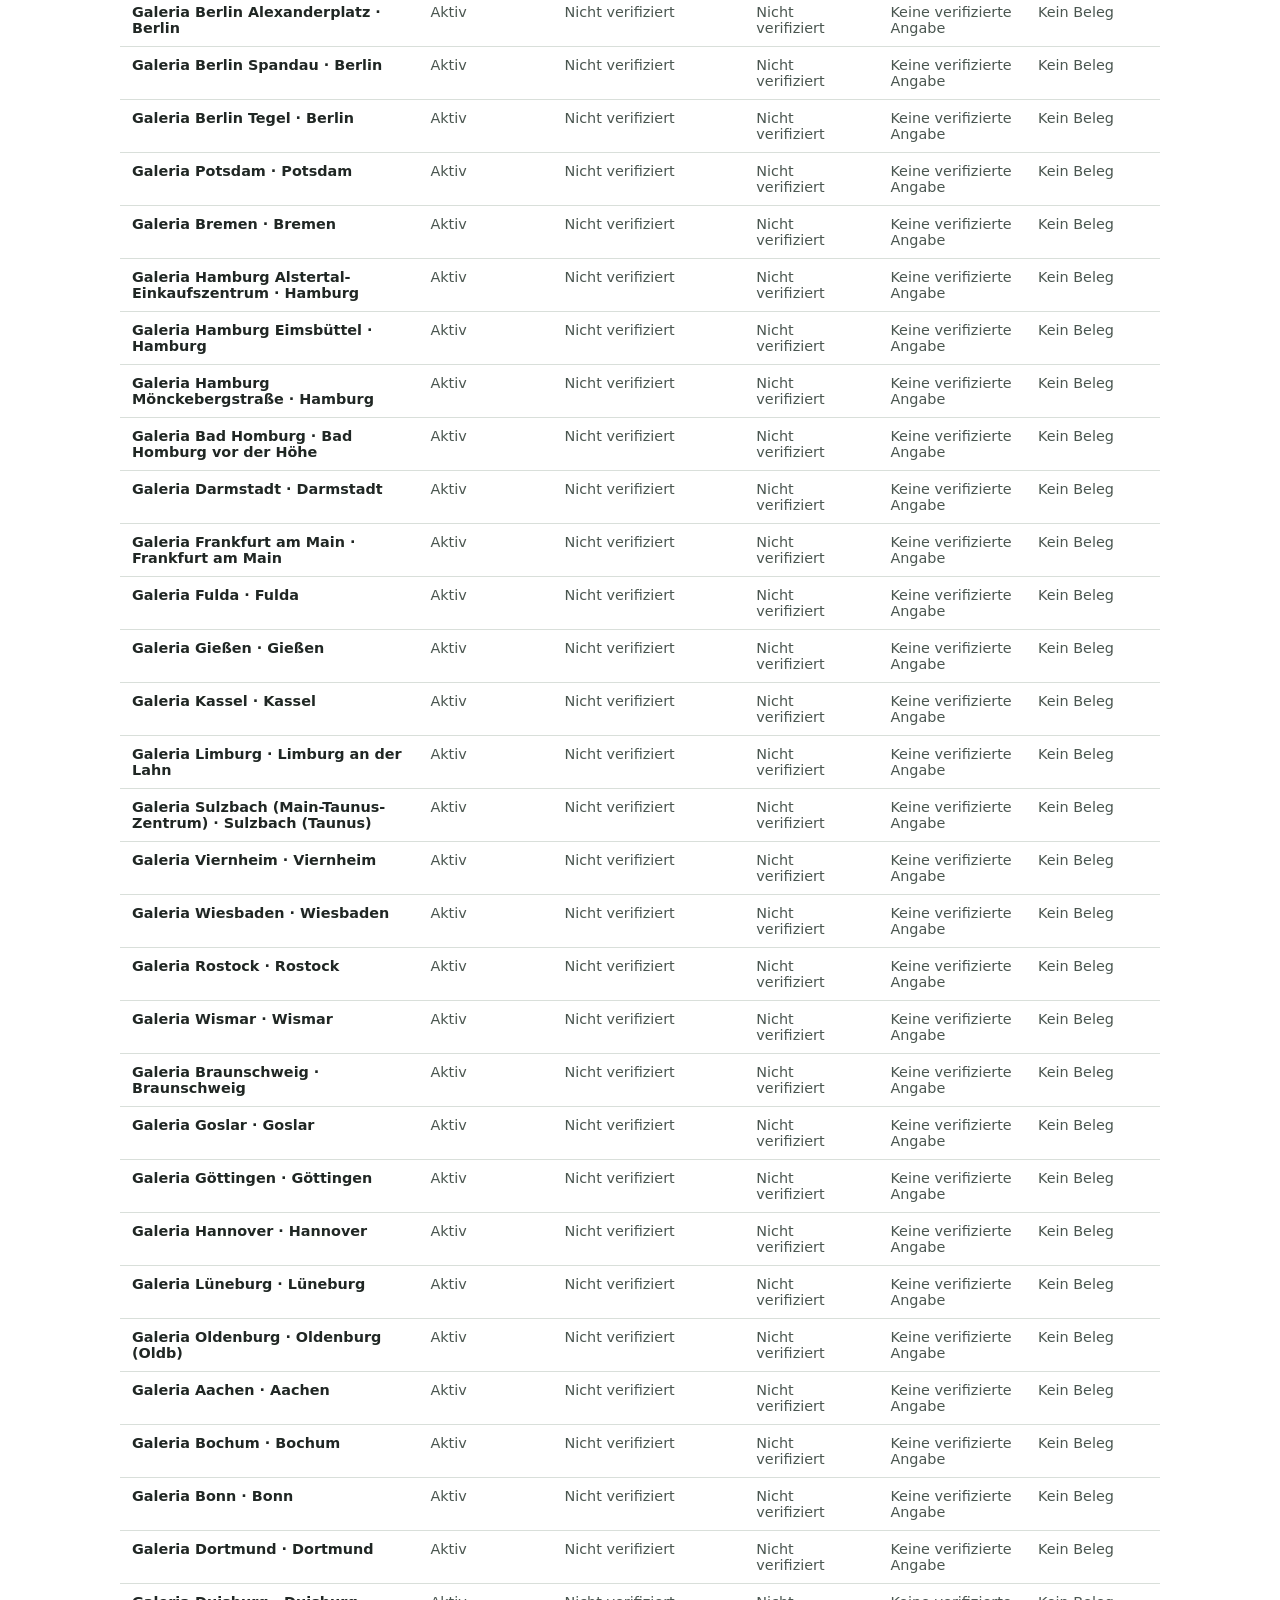
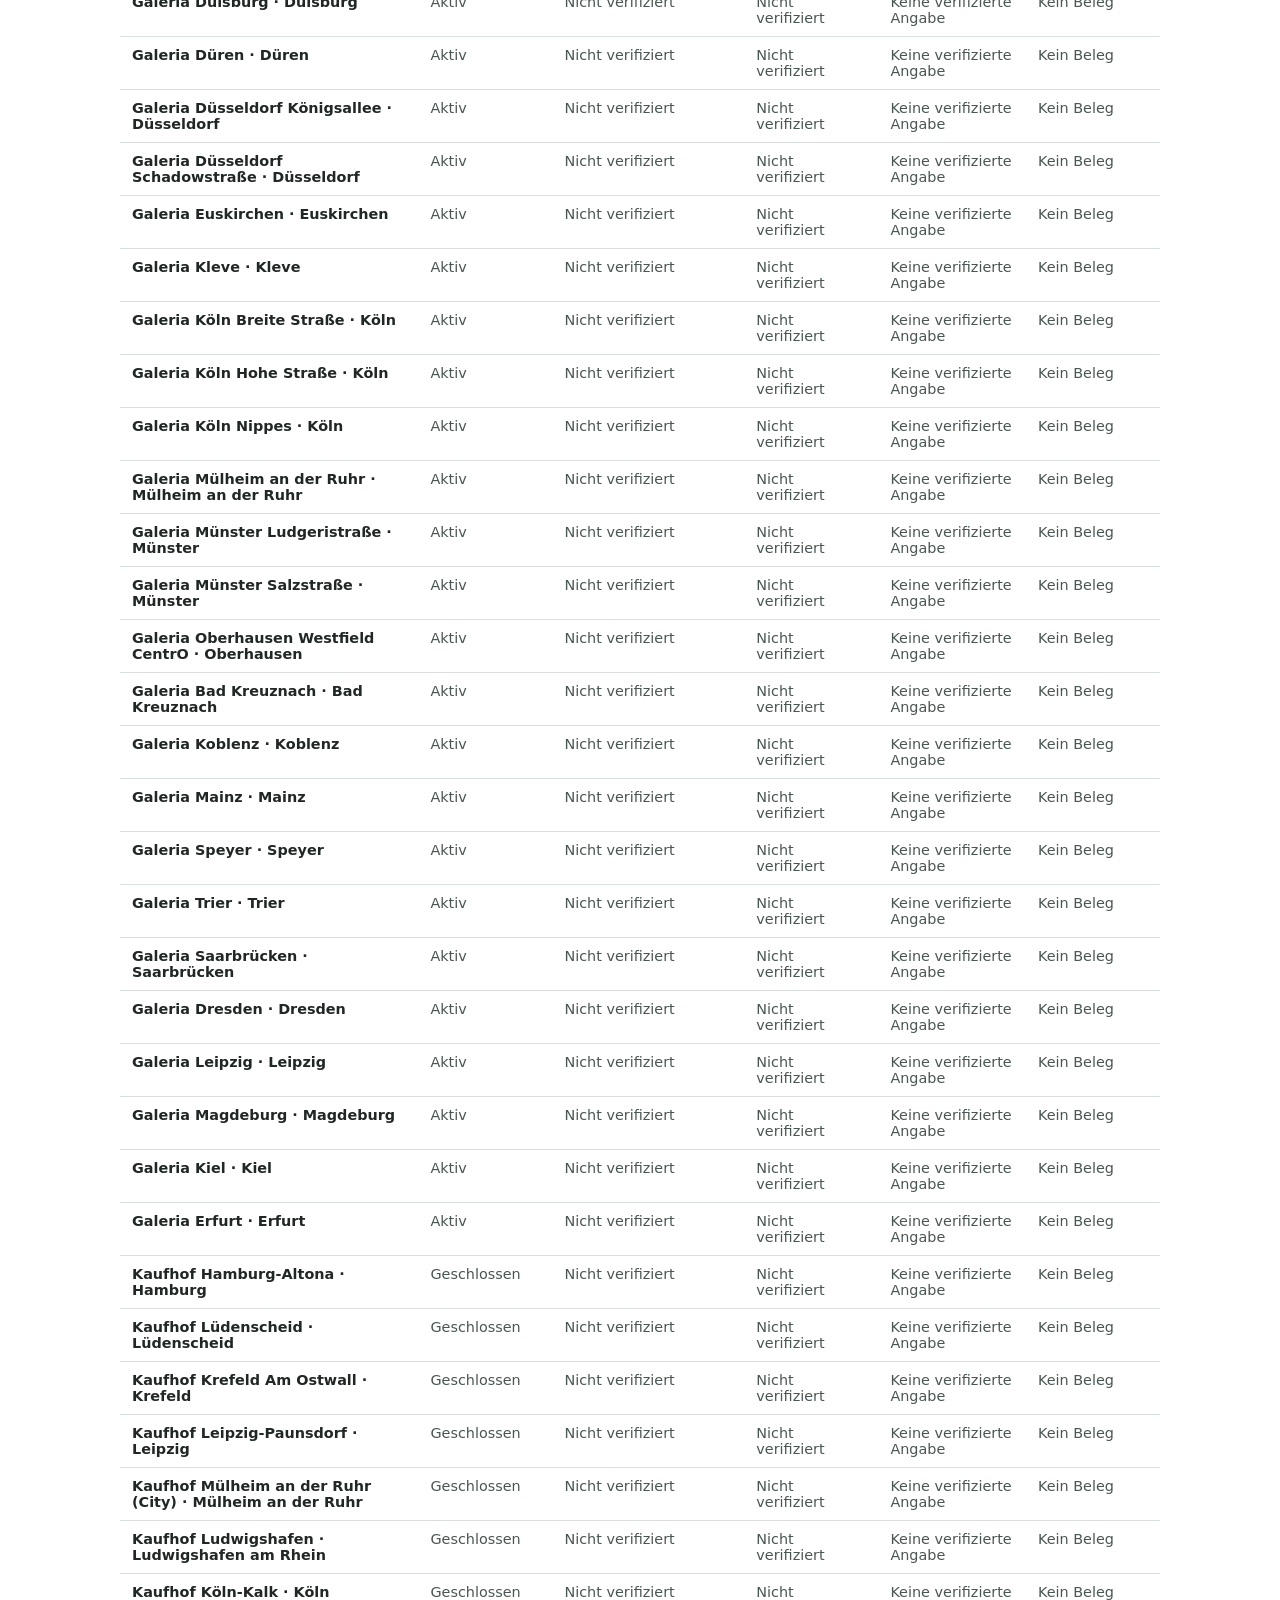
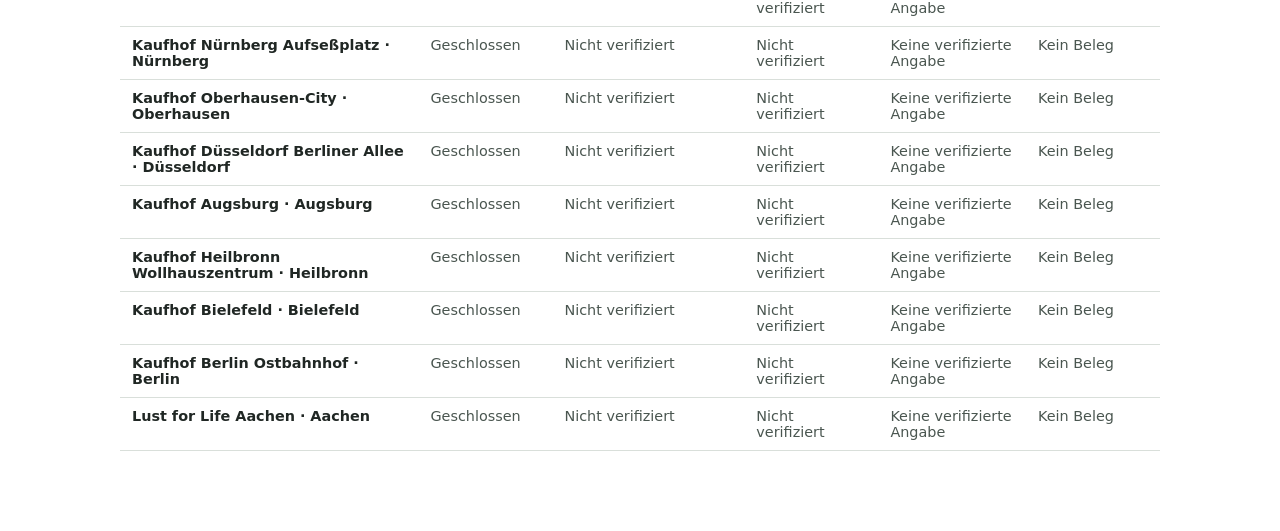
<file: public/standorte.html>
<!DOCTYPE html>
<html lang="de">
<head>
    <meta charset="UTF-8">
    <meta name="viewport" content="width=device-width, initial-scale=1.0">
    <meta name="description" content="Standortstatus, Schließungen und verifizierte Immobilienangaben.">
    <title>Standorte &amp; Immobilien - kaufhaus-broken</title>
    <link rel="stylesheet" href="style.css">
</head>
<body>
    <header class="site-header" data-site-header>
        <a class="site-brand" href="index.html">kaufhaus-broken</a>
        <button class="site-menu-toggle" type="button" aria-label="Menü öffnen" aria-expanded="false" aria-controls="site-navigation">
            <span class="site-menu-icon" aria-hidden="true"></span>
        </button>
        <nav class="site-nav" id="site-navigation" aria-label="Hauptnavigation">
            <a href="index.html">Karte</a>
            <a href="status.html">Status</a>
            <a href="datenpflege.html">Datenpflege</a>
            <a href="vorschlaege.html">Kontakt</a>
            <a href="crawl.html">Crawler</a>
            <a href="ausnahmen.html">Ausnahmen</a>
            <a href="standorte.html" aria-current="page">Standorte</a>
            <a href="zeitleiste.html">Zeitleiste</a>
            <a href="quellen.html">Quellen</a>
            <a href="impressum.html">Impressum</a>
        </nav>
    </header>

    <main class="container">
        <h1>Standorte &amp; Immobilien</h1>
        <p>Schließungsstatus und belegte Angaben zu Immobilieneigentum, Vermietung, Verkauf und kommunalen Übernahmen. Immobilienangaben erscheinen erst nach manueller Prüfung mit nachvollziehbarer Quelle.</p>

        <section class="admin-section" aria-labelledby="closure-heading">
            <h2 id="closure-heading">Schließungsliste Juli 2026</h2>
            <p id="closure-summary" class="data-disclaimer">Lade geprüfte Schließungsdaten …</p>
            <div class="table-responsive">
                <table class="data-table">
                    <thead><tr><th>Standort</th><th>Stadt</th><th>Status</th><th>Schließungsjahr</th><th>Quelle</th></tr></thead>
                    <tbody id="closure-table-body"></tbody>
                </table>
            </div>
        </section>

        <section class="admin-section" aria-labelledby="waves-heading">
            <h2 id="waves-heading">Insolvenz- und Restrukturierungswellen</h2>
            <p>Diese Zeiträume sind Recherchepunkte. Unbestätigte Angaben werden nicht als belegte Ereignisse ausgegeben.</p>
            <div id="closure-waves" class="wave-list" aria-live="polite"></div>
        </section>

        <section class="admin-section" aria-labelledby="properties-heading">
            <h2 id="properties-heading">Eigentümer, Miete &amp; Verkaufsangebote</h2>
            <p>Eigentümer- und Verkaufsinformationen können aus RSS- oder Freitext-Vorschlägen übernommen werden. Erst nach Quellenprüfung und Eintrag in <code>standorte.json</code> werden sie hier öffentlich angezeigt.</p>
            <div class="location-filters">
                <label for="location-search">Filiale oder Stadt</label>
                <input id="location-search" type="search" placeholder="Name oder Ort suchen">
                <label for="location-status">Status</label>
                <select id="location-status">
                    <option value="">Alle</option>
                    <option value="active">Aktiv</option>
                    <option value="closed">Geschlossen</option>
                    <option value="closing_announced">Schließung angekündigt</option>
                    <option value="demolished">Abgerissen</option>
                </select>
                <label for="location-sale">Verkaufsangebot</label>
                <select id="location-sale">
                    <option value="">Alle</option>
                    <option value="yes">Zum Verkauf</option>
                    <option value="no">Kein Angebot vermerkt</option>
                    <option value="unknown">Nicht verifiziert</option>
                </select>
            </div>
            <p id="location-count" class="form-message" role="status" aria-live="polite">Lade Standorte …</p>
            <div class="table-responsive">
                <table class="data-table location-table">
                    <thead><tr><th>Filiale</th><th>Status</th><th>Immobilieneigentümer</th><th>Verkauf</th><th>Miete / Stadt</th><th>Beleg</th></tr></thead>
                    <tbody id="location-table-body"></tbody>
                </table>
            </div>
        </section>
    </main>

    <script src="header.js" defer></script>
    <script src="standorte.js" defer></script>
</body>
</html>
</file>
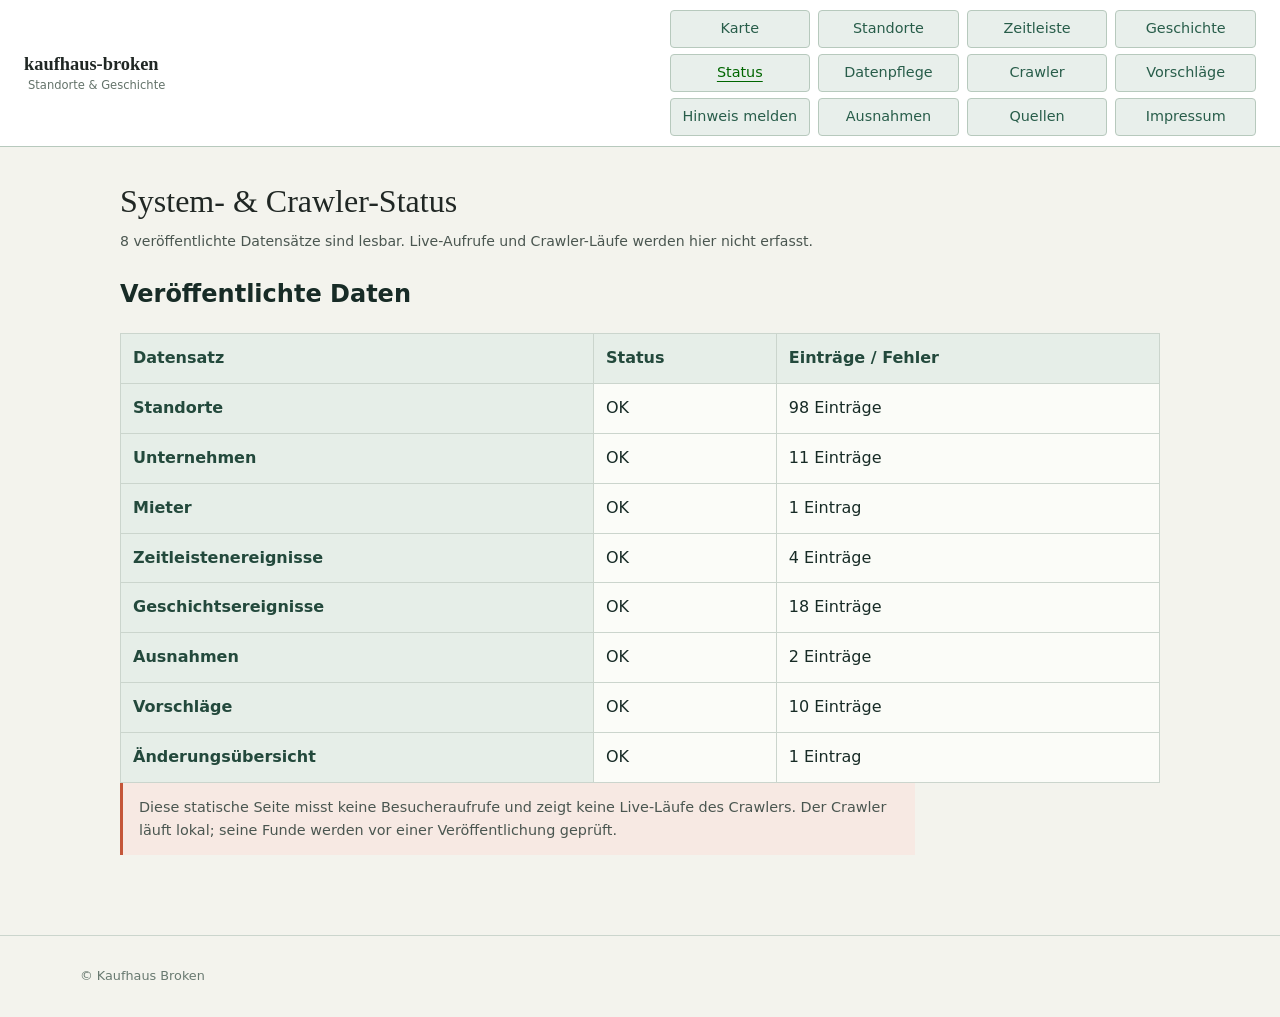
<file: public/status.html>
<!DOCTYPE html>
<html lang="de">
<head>
    <meta charset="UTF-8">
    <meta name="viewport" content="width=device-width, initial-scale=1.0">
    <title>Systemstatus &amp; Statistiken - Kaufhaus Broken</title>
    <link rel="stylesheet" href="style.css">
</head>
<body class="content-page">
    <header class="site-header">
        <a class="site-brand" href="index.html">kaufhaus-broken <span>Standorte & Geschichte</span></a>
        <button class="hamburger-menu" type="button" aria-label="Menü öffnen" aria-expanded="false" aria-controls="site-nav">
            <span aria-hidden="true"></span>
            <span aria-hidden="true"></span>
            <span aria-hidden="true"></span>
        </button>
        <nav id="site-nav" class="site-nav" aria-label="Hauptnavigation">
            <div class="nav-row">
                <a href="index.html" class="btn-primary">Standorte</a>
                <a href="zeitleiste.html" class="btn-primary">Zeitleiste</a>
                <a href="geschichte.html" class="btn-primary">Geschichte</a>
                <a href="status.html" class="btn-primary" aria-current="page">Status</a>
                <a href="hinweise.html" class="btn-primary">Hinweis melden</a>
            </div>
            <div class="nav-row">
                <a href="ausnahmen.html" class="btn-primary">Ausnahmen &amp; Marken</a>
                <a href="crawl.html" class="btn-primary">Crawler</a>
                <a href="vorschlaege.html" class="btn-primary">Vorschläge</a>
                <a href="impressum.html" class="btn-primary">Impressum &amp; Datenschutz</a>
            </div>
        </nav>
    </header>

    <main class="container" data-page="status">
        <h1>System- &amp; Crawler-Status</h1>
        <p id="data-status-summary" class="data-message" role="status" aria-live="polite">Prüfe veröffentlichte Datensätze …</p>
        <section class="crawled-history" aria-labelledby="data-status-heading">
            <h2 id="data-status-heading">Veröffentlichte Daten</h2>
            <div class="table-responsive">
                <table class="status-table">
                    <thead>
                        <tr>
                            <th>Datensatz</th>
                            <th>Status</th>
                            <th>Einträge / Fehler</th>
                        </tr>
                    </thead>
                    <tbody id="data-status-body"></tbody>
                </table>
            </div>
        </section>
        <p class="local-notice">Diese statische Seite misst keine Besucheraufrufe und zeigt keine Live-Läufe des Crawlers. Der Crawler läuft lokal; seine Funde werden vor einer Veröffentlichung geprüft.</p>
    </main>

    <footer class="site-footer">
        <p>&copy; Kaufhaus Broken</p>
    </footer>
    <script src="header.js" defer></script>
    <script type="module" src="pages.js"></script>
    <script type="module" src="app.js"></script>
</body>
</html>
</file>
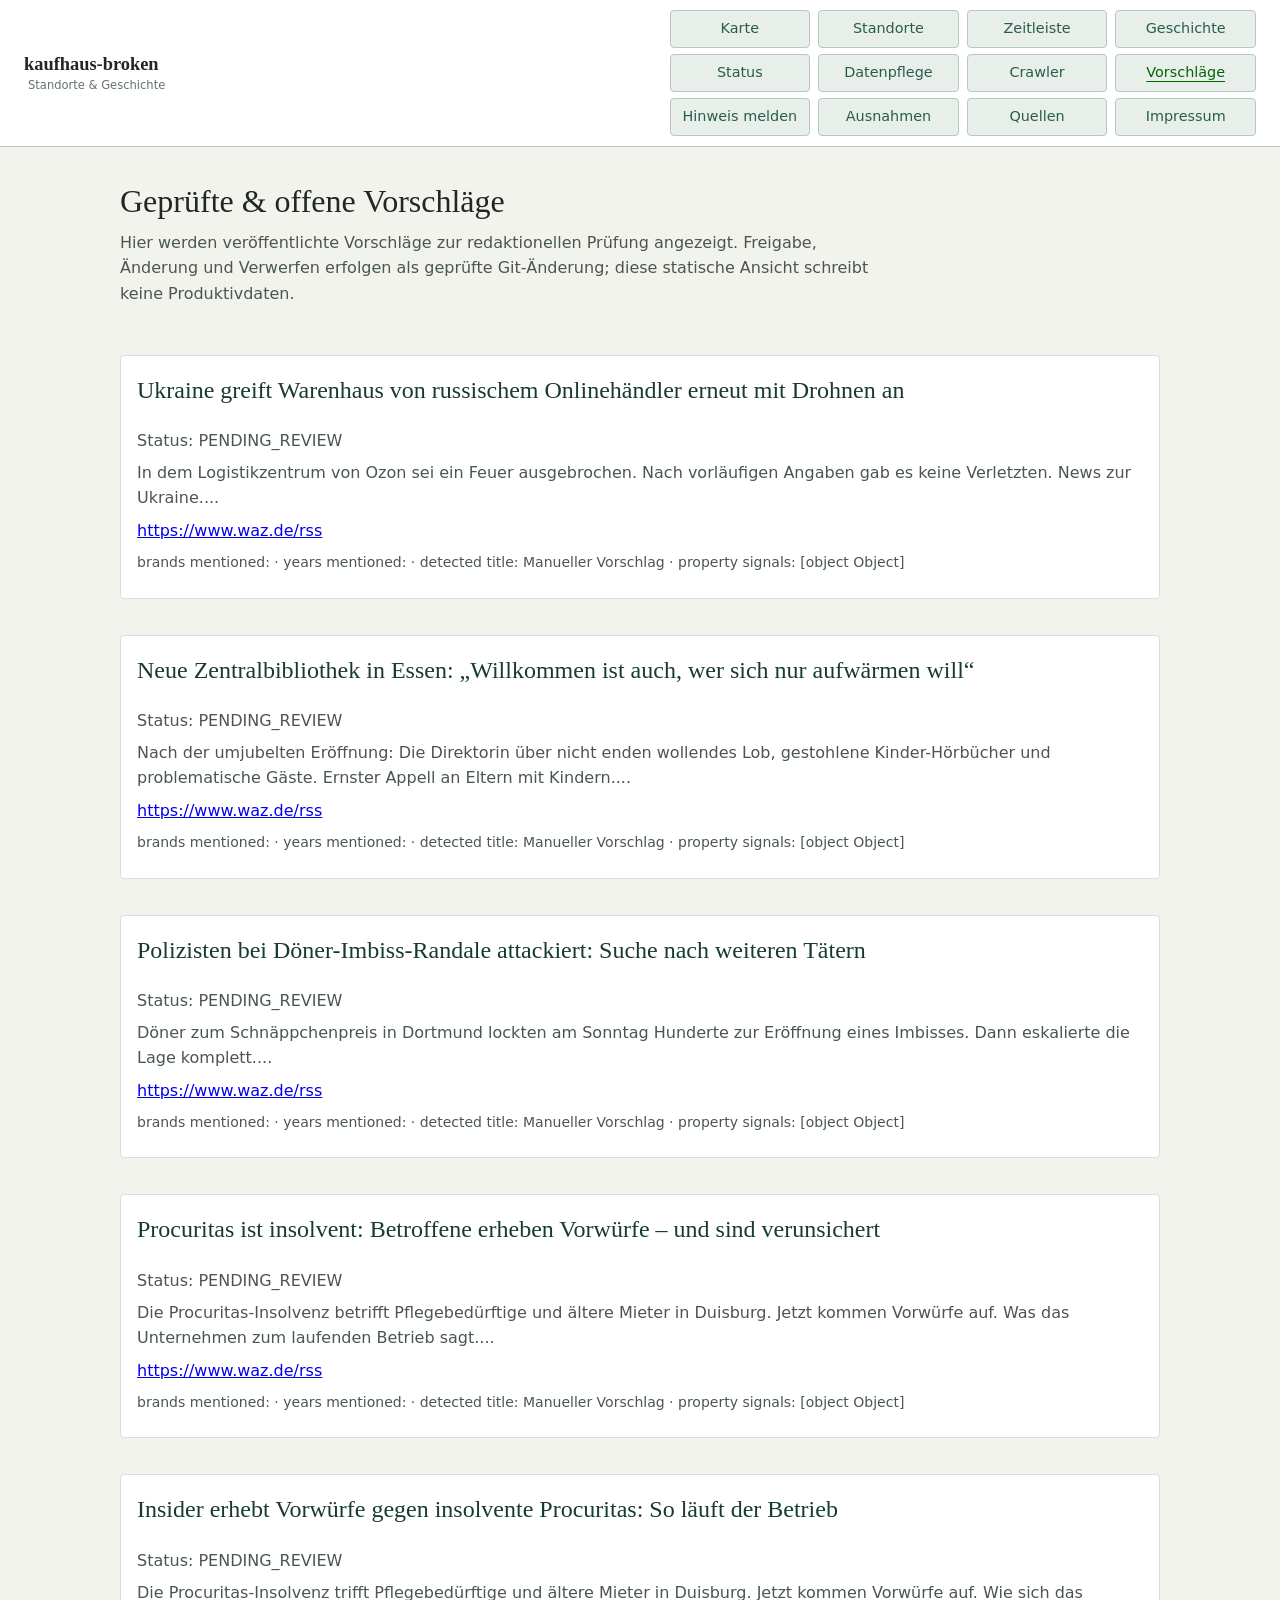
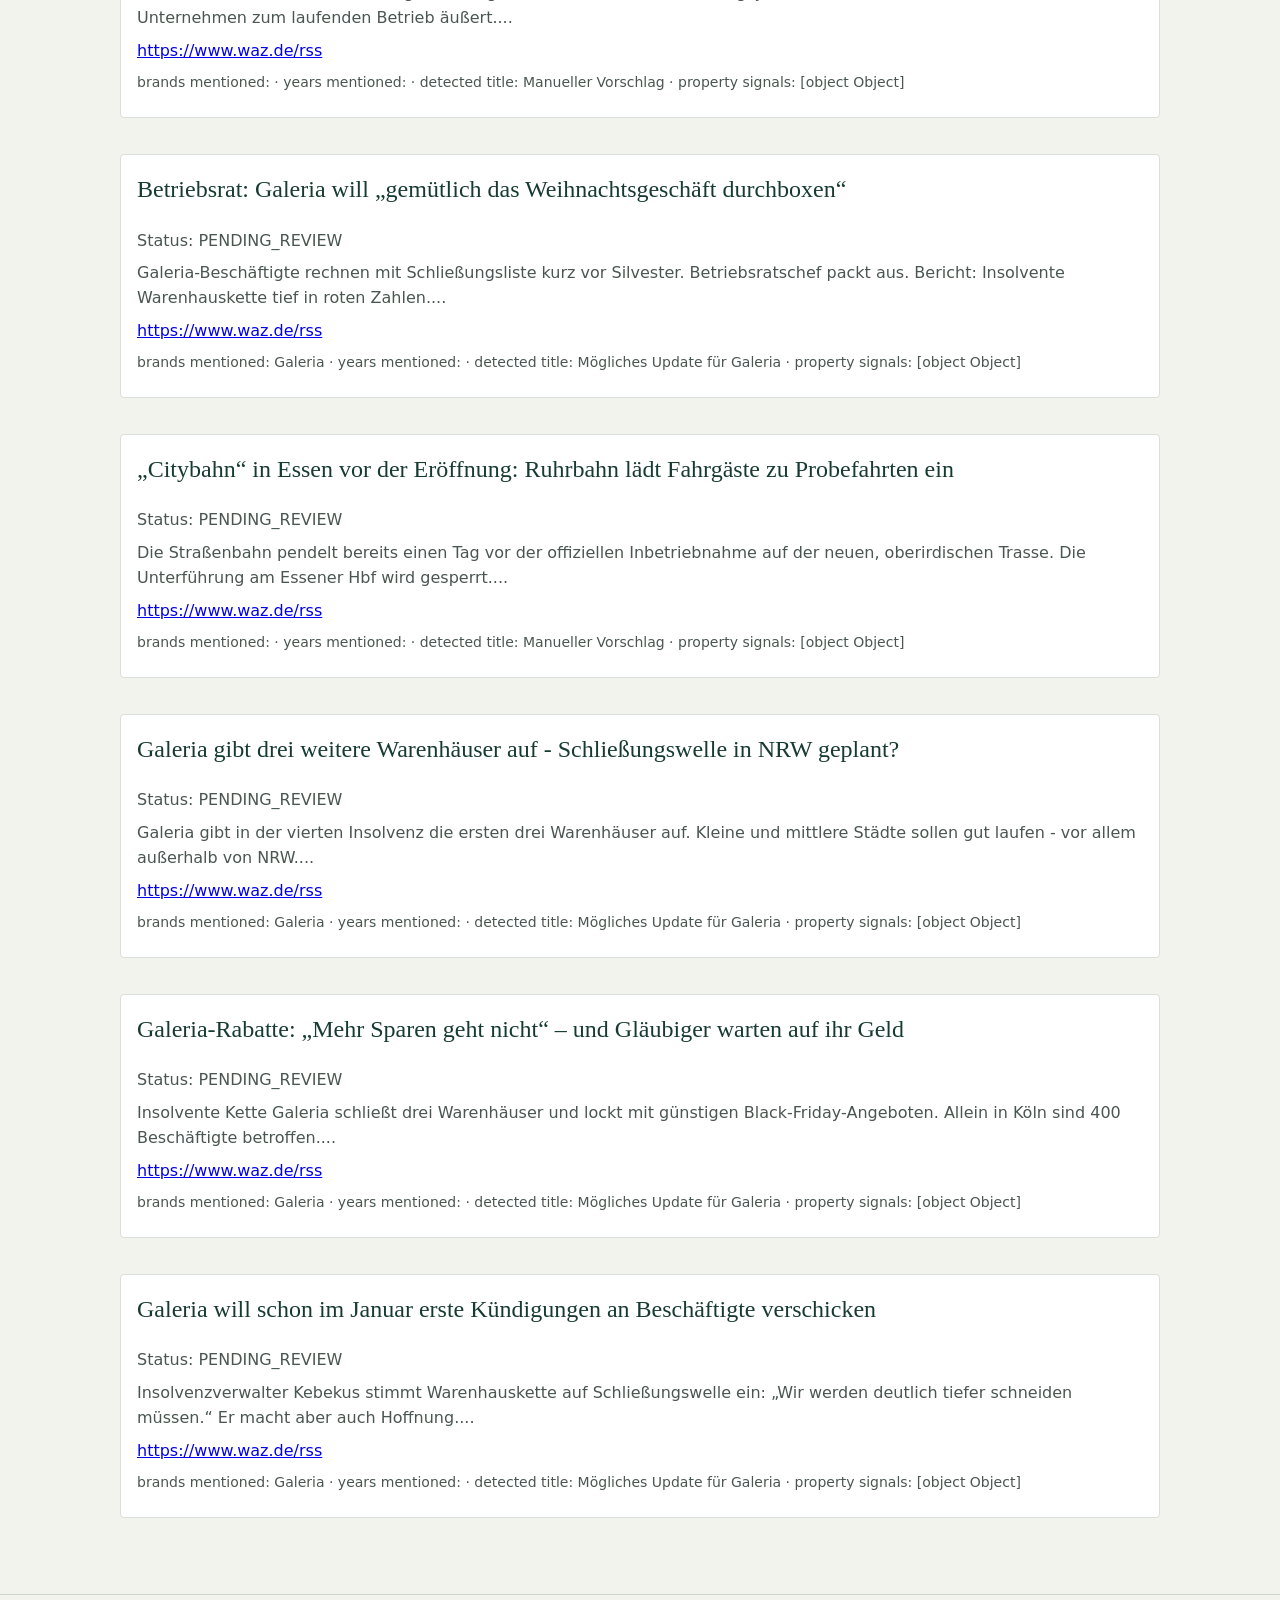
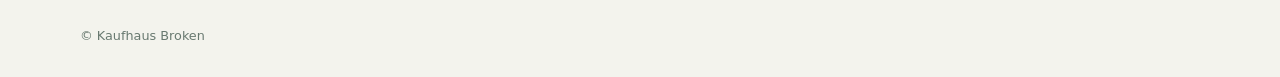
<file: public/vorschlaege.html>
<!DOCTYPE html>
<html lang="de">
<head>
    <meta charset="UTF-8">
    <meta name="viewport" content="width=device-width, initial-scale=1.0">
    <title>Vorschläge Review - Kaufhaus Broken</title>
    <link rel="stylesheet" href="style.css">
</head>
<body class="content-page">
    <header class="site-header">
        <a class="site-brand" href="index.html">kaufhaus-broken <span>Standorte & Geschichte</span></a>
        <button class="hamburger-menu" type="button" aria-label="Menü öffnen" aria-expanded="false" aria-controls="site-nav">
            <span aria-hidden="true"></span>
            <span aria-hidden="true"></span>
            <span aria-hidden="true"></span>
        </button>
        <nav id="site-nav" class="site-nav" aria-label="Hauptnavigation">
            <div class="nav-row">
                <a href="index.html" class="btn-primary">Standorte</a>
                <a href="zeitleiste.html" class="btn-primary">Zeitleiste</a>
                <a href="geschichte.html" class="btn-primary">Geschichte</a>
                <a href="status.html" class="btn-primary">Status</a>
                <a href="hinweise.html" class="btn-primary">Hinweis melden</a>
            </div>
            <div class="nav-row">
                <a href="ausnahmen.html" class="btn-primary">Ausnahmen &amp; Marken</a>
                <a href="crawl.html" class="btn-primary">Crawler</a>
                <a href="vorschlaege.html" class="btn-primary" aria-current="page">Vorschläge</a>
                <a href="impressum.html" class="btn-primary">Impressum &amp; Datenschutz</a>
            </div>
        </nav>
    </header>

    <main class="container" data-page="submissions">
        <h1>Geprüfte &amp; offene Vorschläge</h1>
        <p>Hier werden veröffentlichte Vorschläge zur redaktionellen Prüfung angezeigt. Freigabe, Änderung und Verwerfen erfolgen als geprüfte Git-Änderung; diese statische Ansicht schreibt keine Produktivdaten.</p>

        <div id="submissions-container" aria-live="polite">
            <p class="data-message">Lade veröffentlichte Vorschläge …</p>
        </div>
    </main>

    <footer class="site-footer">
        <p>&copy; Kaufhaus Broken</p>
    </footer>

    <script src="header.js" defer></script>
    <script type="module" src="pages.js"></script>
    <script type="module" src="app.js"></script>
</body>
</html>
</file>
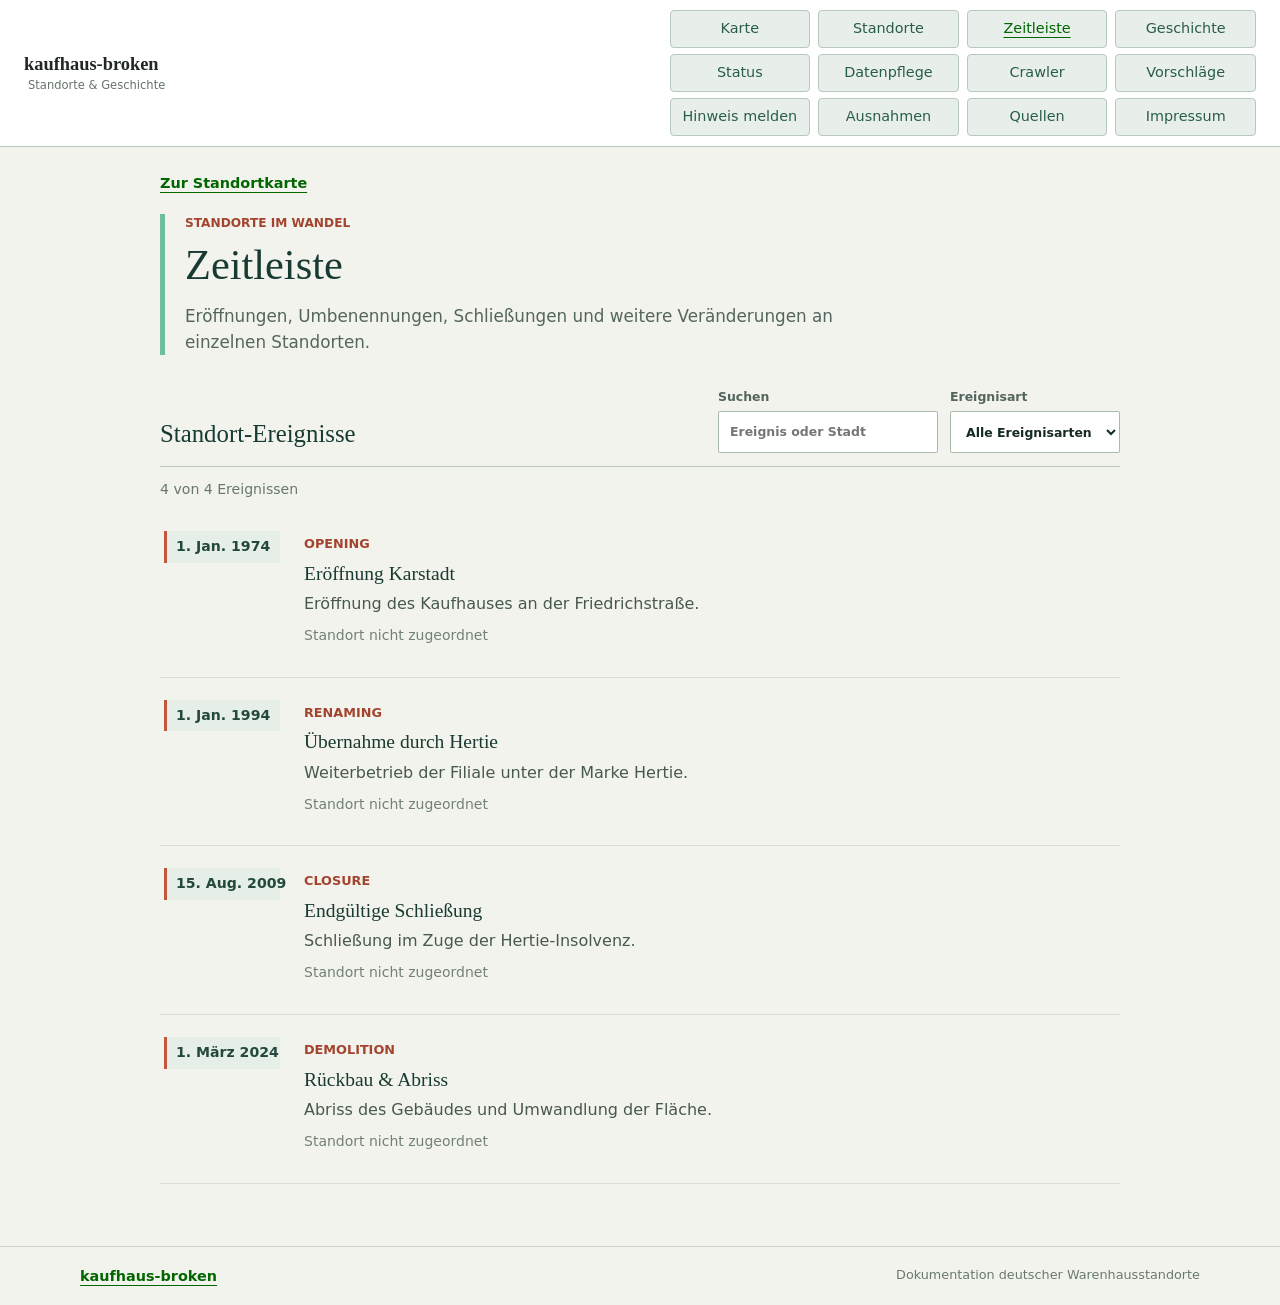
<file: public/zeitleiste.html>
<!DOCTYPE html>
<html lang="de">
<head>
    <meta charset="UTF-8">
    <meta name="viewport" content="width=device-width, initial-scale=1.0">
    <meta name="theme-color" content="#f3f3ed">
    <title>Zeitleiste | kaufhaus-broken</title>
    <link rel="stylesheet" href="style.css">
    <script src="header.js" defer></script>
</head>
<body class="content-page">
    <header class="site-header">
        <a class="site-brand" href="index.html">kaufhaus-broken <span>Standorte & Geschichte</span></a>
        <button class="hamburger-menu" type="button" aria-label="Menü öffnen" aria-expanded="false" aria-controls="site-nav">
            <span aria-hidden="true"></span>
            <span aria-hidden="true"></span>
            <span aria-hidden="true"></span>
        </button>
        <nav id="site-nav" class="site-nav" aria-label="Hauptnavigation">
            <div class="nav-row">
                <a href="index.html" class="btn-primary">Standorte</a>
                <a href="zeitleiste.html" class="btn-primary" aria-current="page">Zeitleiste</a>
                <a href="geschichte.html" class="btn-primary">Geschichte</a>
                <a href="status.html" class="btn-primary">Status</a>
                <a href="hinweise.html" class="btn-primary">Hinweis melden</a>
            </div>
            <div class="nav-row">
                <a href="ausnahmen.html" class="btn-primary">Ausnahmen &amp; Marken</a>
                <a href="crawl.html" class="btn-primary">Crawler</a>
                <a href="vorschlaege.html" class="btn-primary">Vorschläge</a>
                <a href="impressum.html" class="btn-primary">Impressum &amp; Datenschutz</a>
            </div>
        </nav>
    </header>
    <main class="page-shell">
        <a class="back-link" href="index.html">Zur Standortkarte</a>
        <div class="page-heading">
            <p class="eyebrow">Standorte im Wandel</p>
            <h1>Zeitleiste</h1>
            <p class="page-intro">Eröffnungen, Umbenennungen, Schließungen und weitere Veränderungen an einzelnen Standorten.</p>
        </div>
        <section class="data-section" aria-labelledby="timeline-heading">
            <div class="section-toolbar">
                <h2 id="timeline-heading">Standort-Ereignisse</h2>
                <div class="filters">
                    <label class="search-control">Suchen
                        <input id="timeline-search" type="search" placeholder="Ereignis oder Stadt" autocomplete="off">
                    </label>
                    <label class="search-control">Ereignisart
                        <select id="timeline-type"><option value="">Alle Ereignisarten</option></select>
                    </label>
                </div>
            </div>
            <p class="result-count" id="timeline-count" aria-live="polite"></p>
            <ol class="event-list timeline-events" id="timeline-list" aria-live="polite"></ol>
            <p class="data-message" id="timeline-message" role="status"></p>
        </section>
    </main>
    <footer class="site-footer"><a href="index.html">kaufhaus-broken</a><span>Dokumentation deutscher Warenhausstandorte</span></footer>
    <script type="module" src="zeitleiste.js"></script>
    <script type="module" src="app.js"></script>
</body>
</html>
</file>
<file: public/style.css>
/* Projektweite Header-Konfiguration */
:root {
    --header-background: #ffffff;
    --header-text: #202724;
    --header-button-background: #e8efeb;
    --header-button-text: #285d4a;
    --header-button-hover: #d3e2d9;
    --header-button-border: #b7c9bd;
    --header-button-width: auto;
    --header-button-height: 38px;
    --header-button-font-size: 0.9rem;
    --header-button-padding: 8px 12px;
    --header-button-radius: 4px;
    --header-button-gap: 8px;
    --header-row-gap: 6px;
    --header-padding-inline: 24px;
    --header-padding-block: 10px;
}

html, body, #app {
    margin: 0;
    padding: 0;
    width: 100%;
    height: 100%;
    font-family: system-ui, -apple-system, sans-serif;
}

.nav-row {
    display: flex;
    flex-wrap: wrap;
    gap: 5px 12px;
}

.hamburger-menu {
    display: none;
    flex-direction: column;
    align-items: center;
    justify-content: center;
    cursor: pointer;
    background: none;
    border: none;
    padding: 8px;
}

.hamburger-menu span {
    width: 25px;
    height: 3px;
    background-color: #006600;
    margin: 3px 0;
}


#map {
    width: 100%;
    height: calc(100vh - 70px);
}

.custom-map-marker {
    background: none;
    border: none;
}

.location-popup h3 {
    margin: 0 0 8px 0;
    font-size: 1.1rem;
}

.location-popup p {
    margin: 4px 0;
    font-size: 0.9rem;
}

.btn-timeline {
    width: 100%;
    padding: 6px 12px;
    margin-top: 8px;
    background-color: #2c3e50;
    color: #ffffff;
    border: none;
    border-radius: 4px;
    cursor: pointer;
    font-weight: bold;
}

.btn-timeline:hover {
    background-color: #34495e;
}

/* Layout mit Sidebar */
main.main-layout {
    display: flex;
    position: relative;
    flex: 1;
    min-height: 0;
    height: auto;
    overflow: hidden;
}

.map-page {
    display: flex;
    flex-direction: column;
    height: 100%;
    min-height: 0;
    overflow: hidden;
}

.map-page .main-layout {
    flex: 1 1 0;
    min-height: 0;
    height: auto;
}

.map-page #map {
    min-height: 0;
}

#map {
    flex: 1;
    height: 100%;
}

/* Timeline Sidebar */
#timeline-sidebar {
    position: absolute;
    right: -350px;
    top: 0;
    width: 320px;
    height: 100%;
    background: #ffffff;
    box-shadow: -2px 0 10px rgba(0, 0, 0, 0.15);
    transition: right 0.3s ease-in-out;
    z-index: 1000;
    display: flex;
    flex-direction: column;
    padding: 15px;
    box-sizing: border-box;
}

#timeline-sidebar.open {
    right: 0;
}

.timeline-header {
    display: flex;
    justify-content: space-between;
    align-items: center;
    border-bottom: 2px solid #ecf0f1;
    padding-bottom: 10px;
    margin-bottom: 15px;
}

.timeline-header h3 {
    margin: 0;
    color: #2c3e50;
}

.btn-close {
    background: none;
    border: none;
    font-size: 1.5rem;
    cursor: pointer;
    color: #7f8c8d;
}

.timeline-list {
    overflow-y: auto;
    flex: 1;
}

.timeline-item {
    display: flex;
    gap: 12px;
    margin-bottom: 15px;
    position: relative;
}

.timeline-badge {
    background: #34495e;
    color: #ffffff;
    font-size: 0.8rem;
    font-weight: bold;
    padding: 4px 8px;
    border-radius: 4px;
    height: fit-content;
}

.timeline-content h4 {
    margin: 0 0 4px 0;
    font-size: 0.95rem;
    color: #2c3e50;
}

.timeline-content p {
    margin: 0;
    font-size: 0.85rem;
    color: #555;
}
.btn-primary, .submit-button {
    display: inline-block;
    padding: 6px 12px;
    background-color: #f0ffff; /* Dein heller Hintergrund aus dem Bild */
    color: #006600;            /* Deine Textfarbe */
    border: 3px solid #7cfff0; /* Hier definierst du den festen Rahmen für alle! */
    text-decoration: none;
    border-radius: 3px;
    font-weight: bold;
    font-size: 0.9rem;
    text-align: center;
    cursor: pointer;
    box-sizing: border-box;
}

.btn-primary:hover, .submit-button:hover {
    background-color: #ffd700;
}

.content-page {
    min-height: 100%;
    height: auto;
    background-color: #f3f3ed;
    color: #172b26;
    font-family: system-ui, -apple-system, BlinkMacSystemFont, "Segoe UI", sans-serif;
    line-height: 1.55;
}

.content-page main {
    display: block;
    position: static;
    height: auto;
    overflow: visible;
}

.container {
    width: min(100% - 48px, 1120px);
    min-height: calc(100vh - 164px);
    margin: 0 auto;
    padding: 28px 0 48px;
}

.container > h1 {
    margin: 0 0 16px;
    color: #173b32;
    font-family: Georgia, 'Times New Roman', serif;
    font-size: 2.2rem;
    font-weight: 500;
    line-height: 1.15;
}

.status-table {
    width: 100%;
    border-collapse: collapse;
    background: #fbfcf8;
}

.table-responsive {
    overflow-x: auto;
}

.status-table th,
.status-table td {
    padding: 12px;
    border: 1px solid #cbd5cd;
    text-align: left;
    vertical-align: top;
}

.status-table th {
    background: #e6eee8;
    color: #23493c;
}

.crawler-instructions,
.submission-card {
    margin-top: 24px;
    padding: 20px;
    border: 1px solid #cbd5cd;
    background: #fbfcf8;
}

.crawler-instructions h2,
.submission-card h2 {
    margin-top: 0;
    color: #173b32;
    font-family: Georgia, 'Times New Roman', serif;
    font-weight: 500;
}

.crawler-instructions pre {
    overflow-x: auto;
    padding: 14px;
    background: #e6eee8;
}

.crawler-instructions code {
    overflow-wrap: anywhere;
}

.submission-list {
    display: grid;
    gap: 16px;
}

.site-header {
    display: flex;
    align-items: center;
    justify-content: space-between;
    position: relative;
    gap: 24px;
    padding: 18px max(24px, calc((100% - 1120px) / 2));
    border-bottom: 1px solid #cbd5cd;
    background: #fbfcf8;
}

.site-brand {
    display: flex;
    flex-direction: column;
    color: #173b32;
    font-family: Georgia, 'Times New Roman', serif;
    font-size: 1.22rem;
    font-weight: bold;
    line-height: 1.2;
    text-decoration: none;
    white-space: nowrap;
}

.site-brand span {
    margin-top: 4px;
    color: #687970;
    font-family: Arial, Helvetica, sans-serif;
    font-size: 0.72rem;
    font-weight: normal;
}

.site-nav {
    display: flex;
    flex-wrap: wrap;
    justify-content: flex-end;
    gap: 5px 18px;
}

.site-nav a,
.back-link,
.site-footer a {
    font-size: 0.9rem;
    font-weight: 700;
    text-decoration-thickness: 1px;
    text-underline-offset: 4px;
}

.back-link,
.site-footer a,
.legal-section a {
    color: #006600;
}

.site-nav a {
    text-decoration: none;
}

.site-nav a:hover,
.site-nav a[aria-current='page'] {
    color: #006600;
    text-decoration: underline;
}

.page-shell {
    width: min(100% - 48px, 960px);
    min-height: calc(100vh - 164px);
    margin: 0 auto;
    padding: 24px 0 48px;
}

.narrow-shell {
    width: min(100% - 48px, 760px);
}

.back-link {
    display: inline-block;
    margin-bottom: 20px;
}

.page-heading {
    max-width: 760px;
    margin-bottom: 32px;
    padding-left: 20px;
    border-left: 5px solid #6fbd9c;
}

.eyebrow {
    margin: 0 0 8px;
    color: #a3442f;
    font-size: 0.76rem;
    font-weight: 800;
    letter-spacing: 0;
    text-transform: uppercase;
}

.page-heading h1 {
    margin: 0;
    color: #173b32;
    font-family: Georgia, 'Times New Roman', serif;
    font-size: 2.65rem;
    font-weight: 500;
    line-height: 1.12;
}

.page-intro {
    max-width: 650px;
    margin: 14px 0 0;
    color: #53655d;
    font-size: 1.05rem;
}

.data-section,
.form-section,
.legal-section {
    margin-top: 30px;
}

.section-toolbar {
    display: flex;
    align-items: end;
    justify-content: space-between;
    gap: 18px;
    padding-bottom: 13px;
    border-bottom: 1px solid #b9c8bf;
}

.section-toolbar h2,
.form-section h2,
.legal-section h2 {
    margin: 0;
    color: #173b32;
    font-family: Georgia, 'Times New Roman', serif;
    font-size: 1.55rem;
    font-weight: 500;
}

.search-control {
    display: grid;
    gap: 5px;
    color: #53655d;
    font-size: 0.78rem;
    font-weight: 700;
}

.search-control input,
.search-control select,
#hint-form input,
#hint-form select,
#hint-form textarea {
    min-height: 42px;
    padding: 9px 11px;
    border: 1px solid #aab9b0;
    border-radius: 2px;
    background: #fff;
    color: #172b26;
    font: inherit;
}

.search-control input:focus,
.search-control select:focus,
#hint-form input:focus,
#hint-form select:focus,
#hint-form textarea:focus {
    outline: 3px solid #b8e1d1;
    outline-offset: 1px;
}

.result-count,
.data-message {
    color: #66776f;
    font-size: 0.88rem;
}

.result-count {
    margin: 12px 0 0;
}

.event-list {
    margin: 8px 0 0;
    padding: 0;
    list-style: none;
}

.event-entry {
    display: grid;
    grid-template-columns: 116px minmax(0, 1fr);
    gap: 24px;
    padding: 22px 4px;
    border-bottom: 1px solid #d5ddd6;
}

.event-year {
    align-self: start;
    padding: 5px 9px;
    border-left: 3px solid #c45639;
    background: #e6eee8;
    color: #23493c;
    font-size: 0.88rem;
    font-weight: 800;
    white-space: nowrap;
}

.event-copy h3 {
    margin: 0 0 6px;
    color: #183a31;
    font-family: Georgia, 'Times New Roman', serif;
    font-size: 1.22rem;
    font-weight: 500;
    line-height: 1.3;
}

.event-copy p {
    margin: 0 0 8px;
    color: #46584f;
}

.event-copy .event-meta,
.event-meta {
    color: #718078;
    font-size: 0.875rem;
}

.event-type {
    display: inline-block;
    margin-bottom: 7px;
    color: #a3442f;
    font-size: 0.8rem;
    font-weight: 800;
    text-transform: uppercase;
}

.filters {
    display: flex;
    align-items: end;
    gap: 12px;
}

.filters .search-control:first-child {
    min-width: 220px;
}

.filters .search-control:last-child {
    min-width: 170px;
}

.site-footer {
    display: flex;
    justify-content: space-between;
    gap: 16px;
    padding: 18px max(24px, calc((100% - 1120px) / 2));
    border-top: 1px solid #cbd5cd;
    color: #687970;
    font-size: 0.8rem;
}

.form-section,
.legal-section {
    padding-top: 20px;
    border-top: 1px solid #b9c8bf;
}

.local-notice,
.legal-warning {
    padding: 13px 16px;
    border-left: 3px solid #c45639;
    background: #f7e9e3;
    color: #603b30;
    font-size: 0.9rem;
}

#hint-form {
    display: grid;
    gap: 8px;
    margin-top: 22px;
}

#hint-form label {
    margin-top: 8px;
    color: #334c41;
    font-size: 0.88rem;
    font-weight: 700;
}

#hint-form textarea {
    min-height: 140px;
}

.container {
    box-sizing: border-box;
    width: min(100% - 40px, 1040px);
    margin: 0 auto;
    padding: 36px 0 56px;
}

.container > h1 {
    margin: 0 0 10px;
    color: #202724;
    font-family: Georgia, "Times New Roman", serif;
    font-size: 2rem;
    font-weight: normal;
}

.container > p {
    max-width: 760px;
    margin: 0 0 24px;
    color: #4a5650;
    line-height: 1.6;
}

.admin-section {
    margin-top: 28px;
    padding: 24px 0;
    border-top: 1px solid #d9dfda;
}

.admin-section h2 {
    margin: 0 0 8px;
    color: #285d4a;
    font-family: Georgia, "Times New Roman", serif;
    font-size: 1.45rem;
    font-weight: normal;
}

.admin-section > p,
.admin-section-heading p {
    margin: 0 0 16px;
    color: #4a5650;
    line-height: 1.55;
}

.admin-section-heading {
    display: flex;
    align-items: flex-start;
    justify-content: space-between;
    gap: 16px;
    margin-bottom: 16px;
}

.admin-section-heading p {
    margin-bottom: 0;
}

.admin-form,
.form-group {
    display: grid;
    gap: 8px;
}

.admin-form {
    max-width: 760px;
    gap: 18px;
}

.form-group label,
.editor-toolbar label {
    color: #202724;
    font-size: 0.9rem;
    font-weight: bold;
}

.form-group input,
.form-group textarea,
.form-group select,
.feed-row input,
.editor-toolbar select,
.json-editor {
    box-sizing: border-box;
    width: 100%;
    min-width: 0;
    padding: 10px 12px;
    border: 1px solid #aebbb2;
    border-radius: 4px;
    background: #fff;
    color: #202724;
    font: inherit;
}

.form-group textarea {
    resize: vertical;
}

.honeypot {
    position: absolute;
    width: 1px;
    height: 1px;
    overflow: hidden;
    clip-path: inset(50%);
    white-space: nowrap;
}

.cf-turnstile {
    margin-top: 12px;
}

.submit-button:disabled {
    cursor: wait;
    opacity: 0.7;
}

.form-actions {
    display: flex;
    align-items: center;
    flex-wrap: wrap;
    gap: 14px;
    margin-top: 12px;
}

.submit-button {
    min-height: 44px;
}

.form-status {
    margin: 0;
    color: #24594a;
    font-size: 0.9rem;
}

.legal-section h3 {
    margin: 24px 0 6px;
    color: #24594a;
    font-size: 1rem;
}

.legal-section p,
.legal-section address {
    max-width: 720px;
    margin: 8px 0 14px;
    color: #46584f;
    font-style: normal;
}

[hidden] {
    display: none !important;
}

@media (max-width: 720px) {
    .site-header {
        align-items: flex-start;
        flex-direction: column;
        gap: 14px;
        padding: 16px 20px;
    }

    .site-nav {
        justify-content: flex-start;
        display: none;
        align-items: stretch;
        flex-direction: column;
        gap: 8px;
        width: 100%;
    }

    .site-menu-toggle {
        display: inline-flex;
        align-self: flex-end;
    }

    .site-header.menu-open .site-nav {
        display: grid;
    }

    .nav-row {
        flex-direction: column;
        gap: 8px;
    }

    .nav-row a {
        text-align: left;
    }

    .page-shell,
    .narrow-shell {
        width: min(100% - 36px, 960px);
        padding-top: 22px;
    }

    .container {
        width: min(100% - 36px, 1120px);
        padding-top: 22px;
    }

    .container > h1 {
        font-size: 1.9rem;
    }

    .page-heading {
        margin-bottom: 34px;
    }

    .page-heading h1 {
        font-size: 2.1rem;
    }

    .section-toolbar {
        align-items: stretch;
        flex-direction: column;
    }

    .search-control input,
    .search-control select {
        width: 100%;
        box-sizing: border-box;
    }

    .filters {
        align-items: stretch;
        flex-direction: column;
    }

    .filters .search-control:first-child,
    .filters .search-control:last-child {
        min-width: 0;
    }

    .event-entry {
        grid-template-columns: 1fr;
        gap: 10px;
        padding: 18px 0;
    }

    .event-year {
        justify-self: start;
    }

    .site-footer {
        flex-direction: column;
        padding: 16px 20px;
    }
}

.site-nav a:focus-visible,
.hamburger-menu:focus-visible,
.back-link:focus-visible,
.site-footer a:focus-visible,
.legal-section a:focus-visible,
.submit-button:focus-visible {
    outline: 3px solid #006600;
    outline-offset: 3px;
}
    left: -10000px;
    width: 1px;
    height: 1px;
    overflow: hidden;
}

.container a {
    color: #285d4a;
    text-underline-offset: 3px;
}

.exception-toolbar {
    display: flex;
    flex-wrap: wrap;
    align-items: center;
    gap: 12px;
    margin: 24px 0;
}

.exception-toolbar label {
    font-weight: bold;
}

.exception-toolbar select {
    min-width: 180px;
    padding: 8px 10px;
    border: 1px solid #aebbb2;
    border-radius: 4px;
    background: #fff;
    color: #202724;
    font: inherit;
}

.exception-toolbar p {
    margin: 0 0 0 auto;
    color: #59665f;
    font-size: 0.9rem;
}

.exception-list {
    display: grid;
    grid-template-columns: repeat(auto-fit, minmax(min(100%, 300px), 1fr));
    gap: 16px;
}

.exception-card {
    min-width: 0;
    padding: 18px;
    border: 1px solid #d5dcd7;
    border-left: 5px solid #9a6b27;
    border-radius: 4px;
    background: #fff;
}

.exception-card.is-example {
    border-style: dashed;
    background: #fffdf5;
}

.exception-card-top {
    display: flex;
    flex-wrap: wrap;
    justify-content: space-between;
    gap: 8px;
    color: #59665f;
    font-size: 0.8rem;
}

.exception-badge {
    font-weight: bold;
    text-transform: uppercase;
}

.exception-card h2 {
    margin: 14px 0 6px;
    color: #202724;
    font-family: Georgia, "Times New Roman", serif;
    font-size: 1.35rem;
}

.exception-card p {
    margin: 8px 0;
    overflow-wrap: anywhere;
}

.exception-location,
.exception-reason {
    color: #59665f;
    font-size: 0.9rem;
}

.exception-status {
    display: inline-block;
    padding: 4px 8px;
    border-radius: 3px;
    background: #f4e3b2;
    color: #5a421a;
    font-size: 0.85rem;
    font-weight: bold;
}

.exception-status.clearance {
    background: #e8efeb;
    color: #285d4a;
}

.exception-display-note {
    padding: 10px 12px;
    border-left: 8px solid transparent;
    border-image: repeating-linear-gradient(135deg, #d6b544 0 7px, #202724 7px 14px) 8;
    background: #f7f8f6;
}

.exception-offer {
    color: #9a4c24;
    font-weight: bold;
}

.data-disclaimer {
    padding: 12px 14px;
    border-left: 4px solid #a15c24;
    background: #f3efe3;
    color: #4a5650;
}

.location-filters {
    display: grid;
    grid-template-columns: auto minmax(180px, 1fr) auto minmax(150px, 0.6fr) auto minmax(160px, 0.7fr);
    align-items: center;
    gap: 10px;
    margin: 20px 0 8px;
}

.location-filters label {
    font-size: 0.88rem;
    font-weight: bold;
}

.location-filters input,
.location-filters select {
    min-width: 0;
    padding: 9px 10px;
    border: 1px solid #aebbb2;
    border-radius: 4px;
    background: #fff;
    color: #202724;
    font: inherit;
}

.table-responsive {
    width: 100%;
    overflow-x: auto;
}

.data-table {
    width: 100%;
    border-collapse: collapse;
    font-size: 0.9rem;
    text-align: left;
}

.data-table th,
.data-table td {
    padding: 10px 12px;
    border-bottom: 1px solid #d9dfda;
    vertical-align: top;
}

.data-table th {
    background: #edf1ed;
    color: #202724;
    font-size: 0.82rem;
    white-space: nowrap;
}

.data-table td {
    min-width: 110px;
    color: #4a5650;
}

.location-table td:first-child {
    min-width: 220px;
    color: #202724;
    font-weight: bold;
}

.wave-list {
    display: grid;
    grid-template-columns: repeat(auto-fit, minmax(min(100%, 220px), 1fr));
    gap: 12px;
}

.wave-item {
    padding: 14px;
    border: 1px solid #d9dfda;
    border-radius: 4px;
    background: #fff;
}

.wave-item h3 {
    margin: 0 0 8px;
    font-size: 1rem;
}

.review-status {
    margin: 0;
    color: #8a5a20;
    font-size: 0.85rem;
    font-weight: bold;
}

.status-overview {
    display: grid;
    grid-template-columns: repeat(auto-fit, minmax(min(100%, 210px), 1fr));
    gap: 12px;
    margin: 22px 0;
}

.status-metric {
    min-width: 0;
    padding: 16px;
    border: 1px solid #d9dfda;
    border-top: 3px solid #285d4a;
    border-radius: 4px;
    background: #fff;
}

.status-metric h2,
.status-metric h3 {
    margin: 0 0 10px;
    color: #4a5650;
    font-family: inherit;
    font-size: 0.88rem;
    font-weight: bold;
}

.metric-value {
    margin: 0;
    color: #202724;
    font-family: Georgia, "Times New Roman", serif;
    font-size: 1.45rem;
    overflow-wrap: anywhere;
}

.metric-detail {
    margin: 8px 0 0;
    color: #59665f;
    font-size: 0.82rem;
    line-height: 1.45;
    overflow-wrap: anywhere;
}

.health-ok {
    color: #285d4a;
}

.health-warning {
    color: #94601b;
}

.health-error {
    color: #9c2f2f;
}

.health-unknown {
    color: #59665f;
}

.data-volume {
    display: grid;
    grid-template-columns: repeat(auto-fit, minmax(min(100%, 145px), 1fr));
    gap: 8px;
}

.data-volume-item {
    display: grid;
    gap: 4px;
    padding: 12px;
    border-bottom: 1px solid #d9dfda;
}

.data-volume-item strong {
    color: #202724;
    font-size: 1.2rem;
}

.data-volume-item span {
    color: #59665f;
    font-size: 0.8rem;
    overflow-wrap: anywhere;
}

.muted-note {
    color: #59665f;
    font-size: 0.9rem;
    line-height: 1.5;
}

.analytics-days {
    display: grid;
    grid-template-columns: repeat(30, minmax(3px, 1fr));
    align-items: end;
    gap: 3px;
    height: 100px;
    margin: 18px 0 0;
}

.analytics-day {
    display: flex;
    height: 100%;
    flex-direction: column;
    align-items: center;
    justify-content: flex-end;
    gap: 4px;
}

.analytics-day span {
    width: 100%;
    min-height: 2px;
    background: #4f876d;
}

.analytics-day small {
    color: #59665f;
    font-size: 0.6rem;
}

.timeline-page {
    max-width: 900px;
}

.timeline-filters {
    display: flex;
    flex-wrap: wrap;
    align-items: center;
    gap: 10px 12px;
    margin: 24px 0 32px;
    padding-bottom: 18px;
    border-bottom: 1px solid #d9dfda;
}

.timeline-filters label {
    font-size: 0.88rem;
    font-weight: bold;
}

.timeline-filters select,
.timeline-filters input {
    min-width: 150px;
    padding: 8px 10px;
    border: 1px solid #aebbb2;
    border-radius: 4px;
    background: #fff;
    color: #202724;
    font: inherit;
}

.timeline-filters p {
    margin: 0 0 0 auto;
    color: #59665f;
    font-size: 0.9rem;
}

.history-timeline {
    position: relative;
    display: grid;
    gap: 0;
    margin: 0;
    padding: 0;
    list-style: none;
}

.history-timeline::before {
    position: absolute;
    top: 10px;
    bottom: 10px;
    left: 91px;
    width: 1px;
    background: #cbd5ce;
    content: "";
}

.history-timeline-item {
    position: relative;
    display: grid;
    grid-template-columns: 76px minmax(0, 1fr);
    gap: 34px;
    padding: 0 0 28px;
}

.history-timeline-item::before {
    position: absolute;
    top: 6px;
    left: 86px;
    width: 11px;
    height: 11px;
    border: 2px solid #f7f8f6;
    border-radius: 50%;
    background: #a15c24;
    box-shadow: 0 0 0 1px #a15c24;
    content: "";
}

.history-timeline-date {
    color: #285d4a;
    font-family: Georgia, "Times New Roman", serif;
    font-size: 1.05rem;
    font-weight: bold;
    text-align: right;
}

.history-timeline-content {
    padding: 0 0 18px;
    border-bottom: 1px solid #e1e6e2;
}

.history-timeline-content h2 {
    margin: 0 0 6px;
    color: #202724;
    font-family: Georgia, "Times New Roman", serif;
    font-size: 1.15rem;
}

.history-timeline-content p {
    margin: 6px 0 0;
    color: #4a5650;
    line-height: 1.55;
}

.history-timeline-content .history-timeline-meta {
    color: #8a5a20;
    font-size: 0.82rem;
    font-weight: bold;
}

.timeline-empty {
    padding: 24px 0;
    color: #59665f;
}

.form-message {
    min-height: 1.5em;
    margin: 8px 0 0;
    color: #285d4a;
    font-size: 0.92rem;
}

.is-error {
    color: #9c2f2f !important;
}

.feed-list,
.submission-list {
    display: grid;
    gap: 12px;
    margin: 14px 0 20px;
}

.feed-row {
    display: grid;
    grid-template-columns: auto minmax(130px, 0.7fr) minmax(220px, 1.5fr) auto;
    align-items: center;
    gap: 10px;
    padding: 12px;
    border: 1px solid #d9dfda;
    border-radius: 4px;
    background: #fff;
}

.feed-enabled {
    display: inline-flex;
    align-items: center;
    gap: 6px;
    color: #202724;
    font-size: 0.88rem;
    white-space: nowrap;
}

.feed-enabled input {
    width: auto;
}

.submission-card {
    padding: 16px;
    border: 1px solid #d9dfda;
    border-radius: 4px;
    background: #fff;
}

.submission-card h3 {
    margin: 0 0 8px;
    color: #202724;
    font-size: 1.05rem;
}

.submission-card p {
    margin: 8px 0;
    color: #4a5650;
    overflow-wrap: anywhere;
}

.submission-signals {
    padding: 10px 12px;
    border-left: 3px solid #a15c24;
    background: #f3efe3;
    font-size: 0.88rem;
}

.submission-snippet {
    white-space: pre-wrap;
}

.submission-actions,
.editor-toolbar {
    display: flex;
    flex-wrap: wrap;
    align-items: center;
    gap: 10px;
    margin-top: 14px;
}

.editor-toolbar select {
    width: auto;
    min-width: 190px;
}

.json-editor {
    display: block;
    min-height: 420px;
    margin-top: 14px;
    font-family: Consolas, "Courier New", monospace;
    font-size: 0.86rem;
    line-height: 1.5;
    tab-size: 2;
    white-space: pre;
}

.container button {
    min-height: 38px;
    padding: 8px 12px;
    border: 1px solid #b7c9bd;
    border-radius: 4px;
    background: #e8efeb;
    color: #285d4a;
    cursor: pointer;
    font: inherit;
    font-size: 0.9rem;
}

.container button:hover {
    background: #d3e2d9;
}

.container button.btn-primary {
    border-color: #285d4a;
    background: #285d4a;
    color: #fff;
}

.container button.btn-primary:hover {
    background: #1d4939;
}

.site-header {
    position: sticky;
    top: 0;
    z-index: 1100;
    display: flex;
    align-items: center;
    justify-content: space-between;
    gap: 24px;
    padding: var(--header-padding-block) var(--header-padding-inline);
    border-bottom: 1px solid var(--header-button-border);
    background: var(--header-background);
    color: var(--header-text);
    transition: transform 180ms ease;
}

.site-header.header-hidden {
    transform: translateY(calc(-100% - 1px));
}

.site-brand {
    flex: 0 0 auto;
    color: var(--header-text);
    font-family: Georgia, "Times New Roman", serif;
    font-size: 1.15rem;
    font-weight: bold;
    text-decoration: none;
    white-space: nowrap;
}

.site-brand span {
    margin-left: 4px;
    color: #64736a;
    font-family: system-ui, sans-serif;
    font-size: 0.72rem;
    font-weight: normal;
}

.site-nav {
    display: grid;
    grid-template-columns: repeat(4, minmax(0, 1fr));
    justify-content: end;
    gap: var(--header-row-gap) var(--header-button-gap);
}

.nav-row {
    display: contents;
}

.site-nav a,
.site-nav button {
    box-sizing: border-box;
    display: inline-flex;
    align-items: center;
    justify-content: center;
    width: var(--header-button-width);
    min-height: var(--header-button-height);
    padding: var(--header-button-padding);
    border: 1px solid var(--header-button-border);
    border-radius: var(--header-button-radius);
    background: var(--header-button-background);
    color: var(--header-button-text);
    cursor: pointer;
    font: inherit;
    font-size: var(--header-button-font-size);
    line-height: 1.2;
    text-align: center;
    text-decoration: none;
}

.site-nav a:hover,
.site-nav button:hover {
    background: var(--header-button-hover);
}

.site-nav a:focus-visible,
.site-nav button:focus-visible,
.site-menu-toggle:focus-visible,
.back-to-top:focus-visible {
    outline: 3px solid #a15c24;
    outline-offset: 2px;
}

.site-menu-toggle {
    display: none;
    flex-direction: column;
    gap: 4px;
    width: 44px;
    height: 44px;
    align-items: center;
    justify-content: center;
    border: 1px solid var(--header-button-border);
    border-radius: var(--header-button-radius);
    background: var(--header-button-background);
    color: var(--header-button-text);
    cursor: pointer;
}

.site-menu-toggle .menu-line {
    display: block;
    width: 20px;
    height: 2px;
    border-radius: 1px;
    background: currentColor;
}

.back-to-top {
    position: fixed;
    right: var(--header-padding-inline);
    bottom: 24px;
    z-index: 1200;
    display: grid;
    width: 48px;
    height: 48px;
    place-items: center;
    padding: 0;
    border: 1px solid var(--header-button-border);
    border-radius: var(--header-button-radius);
    background: var(--header-button-background);
    color: var(--header-button-text);
    box-shadow: 0 2px 8px rgba(32, 39, 36, 0.16);
    cursor: pointer;
    font: inherit;
    font-size: 1.45rem;
    line-height: 1;
}

.back-to-top:hover {
    background: var(--header-button-hover);
}

.back-to-top[hidden] {
    display: none;
}

.site-menu-icon,
.site-menu-icon::before,
.site-menu-icon::after {
    position: relative;
    display: block;
    width: 20px;
    height: 2px;
    background: currentColor;
    content: "";
}

.site-menu-icon::before,
.site-menu-icon::after {
    position: absolute;
    left: 0;
}

.site-menu-icon::before {
    top: -6px;
}

.site-menu-icon::after {
    top: 6px;
}

.map-page {
    display: flex;
    flex-direction: column;
    height: 100vh;
    min-height: 0;
    overflow: hidden;
}

.map-page #map {
    height: 100%;
}

.sources-page {
    min-height: 100vh;
    height: auto;
    background: #f7f8f6;
    color: #202724;
    font-family: Arial, Helvetica, sans-serif;
    line-height: 1.65;
}

.sources-main {
    box-sizing: border-box;
    display: block;
    position: static;
    width: 100%;
    height: auto;
    max-width: 840px;
    margin: 0 auto;
    overflow: visible;
    padding: 42px 24px 64px;
}

.sources-back {
    color: #285d4a;
    font-size: 0.9rem;
    text-decoration-thickness: 1px;
    text-underline-offset: 3px;
}

.sources-kicker {
    margin: 42px 0 8px;
    color: #a15c24;
    font-size: 0.76rem;
    font-weight: bold;
    text-transform: uppercase;
}

.sources-main h1,
.sources-main h2 {
    font-family: Georgia, "Times New Roman", serif;
    line-height: 1.2;
}

.sources-main h1 {
    margin: 0 0 16px;
    font-size: 2.5rem;
    font-weight: normal;
}

.sources-intro {
    max-width: 700px;
    margin: 0 0 40px;
    color: #4a5650;
    font-size: 1.08rem;
}

.sources-section {
    padding: 24px 0;
    border-top: 1px solid #d9dfda;
}

.sources-section h2 {
    margin: 0 0 14px;
    color: #285d4a;
    font-size: 1.5rem;
}

.sources-section h3 {
    margin: 24px 0 6px;
    font-size: 1rem;
}

.sources-section p,
.sources-section li {
    max-width: 740px;
    color: #4a5650;
    font-size: 0.97rem;
}

.sources-section a {
    color: #285d4a;
    text-decoration-thickness: 1px;
    text-underline-offset: 3px;
}

.source-list {
    display: grid;
    gap: 6px;
    padding-left: 20px;
}

@media (max-width: 640px) {
    .analytics-days {
        gap: 2px;
    }

    .analytics-day small {
        font-size: 0.52rem;
    }

    .history-timeline::before {
        left: 8px;
    }

    .history-timeline-item {
        grid-template-columns: 1fr;
        gap: 8px;
        padding-left: 30px;
    }

    .history-timeline-item::before {
        left: 3px;
    }

    .history-timeline-date {
        text-align: left;
    }

    .timeline-filters p {
        width: 100%;
        margin-left: 0;
    }

    .location-filters {
        grid-template-columns: 1fr;
        align-items: stretch;
    }

    .container {
        width: min(100% - 32px, 1040px);
        padding-top: 26px;
    }

    .feed-row {
        grid-template-columns: 1fr;
    }

    .feed-enabled {
        grid-row: 4;
    }

    .editor-toolbar {
        align-items: stretch;
        flex-direction: column;
    }

    .editor-toolbar select {
        width: 100%;
    }

    .json-editor {
        min-height: 320px;
    }

    .sources-main {
        padding: 30px 20px 48px;
    }

    .sources-kicker {
        margin-top: 32px;
    }

    .sources-main h1 {
        font-size: 2.1rem;
    }
}

@media (max-width: 720px) {
    :root {
        --header-padding-inline: 16px;
        --header-button-width: 100%;
    }

    .site-header {
        flex-wrap: wrap;
        gap: 0 12px;
        padding-block: 8px;
    }

    .back-to-top {
        right: 16px;
        bottom: 16px;
    }

    .site-menu-toggle {
        display: inline-flex;
    }

    .site-nav {
        display: none;
        width: 100%;
        grid-template-columns: repeat(2, minmax(0, 1fr));
        justify-content: stretch;
        margin-top: 10px;
    }

    .site-header.menu-open .site-nav {
        display: grid;
    }
}

@media (prefers-reduced-motion: reduce) {
    .site-header {
        transition: none;
    }
}
</file>
